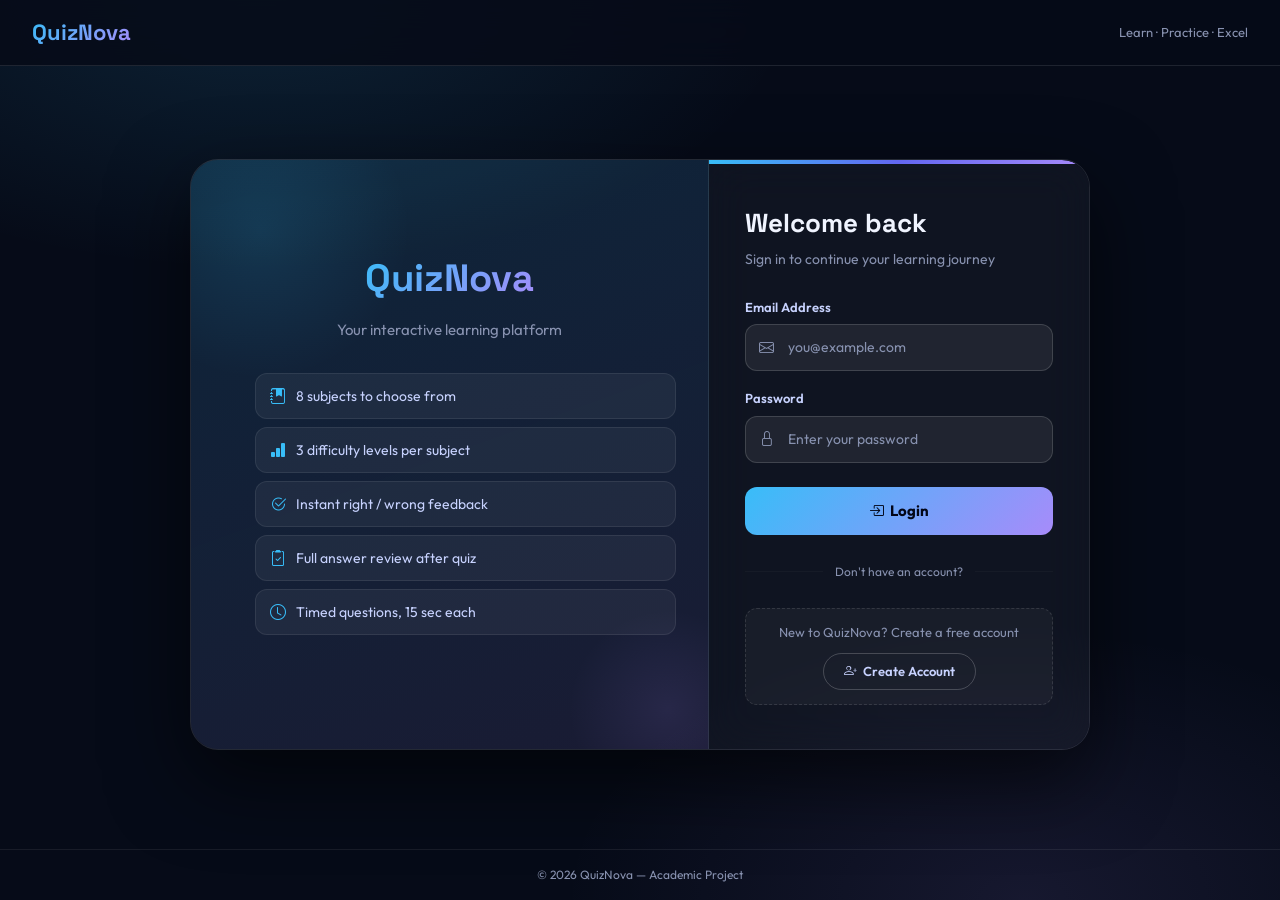
<file: QuizNova/index.html>
<!DOCTYPE html>
<html lang="en">
<head>
  <meta charset="UTF-8">
  <meta name="viewport" content="width=device-width, initial-scale=1.0">
  <title>Login | QuizNova</title>

  <link href="https://cdn.jsdelivr.net/npm/bootstrap@5.3.2/dist/css/bootstrap.min.css" rel="stylesheet">
  <link href="https://cdn.jsdelivr.net/npm/bootstrap-icons/font/bootstrap-icons.css" rel="stylesheet">
  <link href="https://fonts.googleapis.com/css2?family=Space+Grotesk:wght@600;700;800&family=Outfit:wght@300;400;500;600&display=swap" rel="stylesheet">

  <script src="https://code.jquery.com/jquery-3.7.1.min.js"></script>

  <style>

    * { box-sizing: border-box; margin: 0; padding: 0; }

    body {
      min-height: 100vh;
      font-family: 'Outfit', sans-serif;
      color: #f0f4ff;
      display: flex;
      flex-direction: column;

      /* Background */
      background: #060b18;
      background-image:
        radial-gradient(ellipse 70% 50% at 20% 0%, rgba(56,189,248,0.13) 0%, transparent 60%),
        radial-gradient(ellipse 60% 50% at 80% 100%, rgba(167,139,250,0.10) 0%, transparent 60%);
    }

    /* ─── Navbar ─── */
    .top-nav {
      position: fixed;
      top: 0; left: 0; right: 0;
      z-index: 100;
      padding: 16px 32px;
      display: flex;
      justify-content: space-between;
      align-items: center;
      background: rgba(6,11,24,0.85);
      backdrop-filter: blur(16px);
      border-bottom: 1px solid rgba(255,255,255,0.10);
    }

    .nav-brand {
      font-family: 'Space Grotesk', sans-serif;
      font-size: 22px;
      font-weight: 800;
      background: linear-gradient(135deg, #38bdf8, #a78bfa);
      -webkit-background-clip: text;
      -webkit-text-fill-color: transparent;
      background-clip: text;
    }

    .nav-tagline {
      font-size: 13px;
      color: #8892b0;
    }

    /* ─── Page Layout ─── */
    .page-body {
      flex: 1;
      display: flex;
      align-items: center;
      justify-content: center;
      padding: 100px 20px 40px;
    }

    /* ─── Two-column wrapper ─── */
    .login-wrapper {
      display: flex;
      width: 100%;
      max-width: 900px;
      min-height: 540px;
      border-radius: 28px;
      overflow: hidden;
      border: 1px solid rgba(255,255,255,0.12);
      box-shadow: 0 30px 80px rgba(0,0,0,0.6);
    }

    /* ─── Left panel (illustration side) ─── */
    .left-panel {
      flex: 1;
      background: linear-gradient(160deg, rgba(56,189,248,0.15), rgba(167,139,250,0.12));
      border-right: 1px solid rgba(255,255,255,0.10);
      display: flex;
      flex-direction: column;
      align-items: center;
      justify-content: center;
      padding: 40px 32px;
      text-align: center;
      position: relative;
      overflow: hidden;
    }

    .left-panel::before {
      content: '';
      position: absolute;
      width: 300px; height: 300px;
      border-radius: 50%;
      background: radial-gradient(circle, rgba(56,189,248,0.12) 0%, transparent 70%);
      top: -80px; left: -80px;
    }

    .left-panel::after {
      content: '';
      position: absolute;
      width: 200px; height: 200px;
      border-radius: 50%;
      background: radial-gradient(circle, rgba(167,139,250,0.10) 0%, transparent 70%);
      bottom: -60px; right: -60px;
    }

    .left-logo {
      font-family: 'Space Grotesk', sans-serif;
      font-size: 38px;
      font-weight: 800;
      background: linear-gradient(135deg, #38bdf8, #a78bfa);
      -webkit-background-clip: text;
      -webkit-text-fill-color: transparent;
      background-clip: text;
      margin-bottom: 12px;
      position: relative; z-index: 1;
    }

    .left-tagline {
      font-size: 15px;
      color: #8892b0;
      margin-bottom: 32px;
      position: relative; z-index: 1;
    }

    .feature-list {
      list-style: none;
      width: 100%;
      position: relative; z-index: 1;
    }

    .feature-list li {
      display: flex;
      align-items: center;
      gap: 10px;
      padding: 10px 14px;
      margin-bottom: 8px;
      background: rgba(255,255,255,0.05);
      border: 1px solid rgba(255,255,255,0.08);
      border-radius: 12px;
      font-size: 14px;
      color: #c7d2fe;
      text-align: left;
    }

    .feature-list li i {
      font-size: 16px;
      color: #38bdf8;
      flex-shrink: 0;
    }

    /* ─── Right panel (form side) ─── */
    .right-panel {
      width: 380px;
      flex-shrink: 0;
      background: rgba(255,255,255,0.04);
      backdrop-filter: blur(20px);
      padding: 44px 36px;
      display: flex;
      flex-direction: column;
      justify-content: center;
      position: relative;
    }

    .right-panel::before {
      content: '';
      position: absolute;
      top: 0; left: 0; right: 0;
      height: 4px;
      background: linear-gradient(90deg, #38bdf8, #6366f1, #a78bfa);
    }

    /* ─── Form heading ─── */
    .form-heading {
      font-family: 'Space Grotesk', sans-serif;
      font-size: 26px;
      font-weight: 700;
      color: #f0f4ff;
      margin-bottom: 6px;
    }

    .form-subtext {
      font-size: 14px;
      color: #8892b0;
      margin-bottom: 28px;
    }

    /* ─── Field group ─── */
    .field-group {
      margin-bottom: 18px;
    }

    .field-label {
      display: block;
      font-size: 13px;
      font-weight: 600;
      color: #c7d2fe;
      margin-bottom: 7px;
    }

    .field-input-wrap {
      position: relative;
    }

    .field-icon {
      position: absolute;
      left: 14px;
      top: 50%;
      transform: translateY(-50%);
      color: #8892b0;
      font-size: 15px;
      pointer-events: none;
    }

    .field-input {
      width: 100%;
      padding: 12px 14px 12px 42px;
      background: rgba(255,255,255,0.07);
      border: 1px solid rgba(255,255,255,0.15);
      border-radius: 12px;
      color: #f0f4ff;
      font-size: 14px;
      font-family: 'Outfit', sans-serif;
      transition: border-color 0.25s, background 0.25s;
      outline: none;
    }

    .field-input::placeholder { color: #8892b0; }

    .field-input:focus {
      border-color: #38bdf8;
      background: rgba(56,189,248,0.07);
      box-shadow: 0 0 0 3px rgba(56,189,248,0.18);
    }

    /* ─── Error message ─── */
    .error-msg {
      display: none;
      font-size: 12px;
      color: #f87171;
      margin-top: 5px;
      padding-left: 4px;
    }

    .error-msg i { margin-right: 4px; }

    /* ─── Login button ─── */
    .login-btn {
      width: 100%;
      padding: 13px;
      margin-top: 6px;
      background: linear-gradient(135deg, #38bdf8, #a78bfa);
      border: none;
      border-radius: 12px;
      color: #020617;
      font-size: 15px;
      font-weight: 700;
      font-family: 'Outfit', sans-serif;
      cursor: pointer;
      transition: transform 0.25s, box-shadow 0.25s, opacity 0.25s;
    }

    .login-btn:hover {
      transform: translateY(-2px);
      box-shadow: 0 10px 30px rgba(56,189,248,0.4);
    }

    .login-btn:active { transform: scale(0.98); }

    /* ─── Divider ─── */
    .or-divider {
      display: flex;
      align-items: center;
      gap: 12px;
      margin: 20px 0;
    }

    .or-divider hr {
      flex: 1;
      border-color: rgba(255,255,255,0.10);
    }

    .or-divider span {
      font-size: 12px;
      color: #8892b0;
      white-space: nowrap;
    }

    /* ─── Signup strip ─── */
    .signup-strip {
      background: rgba(255,255,255,0.04);
      border: 1px dashed rgba(255,255,255,0.12);
      border-radius: 12px;
      padding: 14px 16px;
      text-align: center;
      transition: 0.3s;
    }

    .signup-strip:hover {
      background: rgba(56,189,248,0.05);
      border-color: rgba(56,189,248,0.25);
    }

    .signup-strip p {
      font-size: 13px;
      color: #8892b0;
      margin-bottom: 10px;
    }

    .signup-link {
      display: inline-flex;
      align-items: center;
      gap: 6px;
      padding: 8px 20px;
      border: 1px solid rgba(255,255,255,0.20);
      border-radius: 50px;
      color: #c7d2fe;
      font-size: 13px;
      font-weight: 600;
      text-decoration: none;
      transition: 0.25s;
    }

    .signup-link:hover {
      background: rgba(167,139,250,0.15);
      border-color: #a78bfa;
      color: #f0f4ff;
    }

    /* ─── Shake animation ─── */
    .shake { animation: shake 0.4s ease; }

    @keyframes shake {
      0%,100% { transform: translateX(0); }
      20% { transform: translateX(-8px); }
      40% { transform: translateX(8px); }
      60% { transform: translateX(-5px); }
      80% { transform: translateX(5px); }
    }

    /* ─── Footer ─── */
    .page-footer {
      text-align: center;
      padding: 16px;
      font-size: 12px;
      color: #8892b0;
      border-top: 1px solid rgba(255,255,255,0.07);
    }

    /* ─── Responsive: hide left panel on small screens ─── */
    @media (max-width: 700px) {
      .left-panel { display: none; }
      .right-panel { width: 100%; }
      .login-wrapper { max-width: 420px; border-radius: 24px; }
    }

  </style>
</head>
<body>

  <!-- Navbar -->
  <nav class="top-nav">
    <span class="nav-brand">QuizNova</span>
    <span class="nav-tagline">Learn · Practice · Excel</span>
  </nav>

  <!-- Main content -->
  <div class="page-body">
    <div class="login-wrapper">

      <!-- Left decorative panel -->
      <div class="left-panel">
        <div class="left-logo">QuizNova</div>
        <p class="left-tagline">Your interactive learning platform</p>

        <ul class="feature-list">
          <li>
            <i class="bi bi-journal-bookmark-fill"></i>
            8 subjects to choose from
          </li>
          <li>
            <i class="bi bi-bar-chart-fill"></i>
            3 difficulty levels per subject
          </li>
          <li>
            <i class="bi bi-check2-circle"></i>
            Instant right / wrong feedback
          </li>
          <li>
            <i class="bi bi-clipboard2-check"></i>
            Full answer review after quiz
          </li>
          <li>
            <i class="bi bi-clock"></i>
            Timed questions, 15 sec each
          </li>
        </ul>
      </div>

      <!-- Right form panel -->
      <div class="right-panel" id="loginCard">

        <div class="form-heading">Welcome back</div>
        <p class="form-subtext">Sign in to continue your learning journey</p>

        <!-- Email field -->
        <div class="field-group">
          <label class="field-label" for="emailInput">Email Address</label>
          <div class="field-input-wrap">
            <i class="bi bi-envelope field-icon"></i>
            <input type="email" id="emailInput" class="field-input" placeholder="you@example.com">
          </div>
          <div class="error-msg" id="emailError">
            <i class="bi bi-exclamation-circle"></i>Please enter a valid email address
          </div>
        </div>

        <!-- Password field -->
        <div class="field-group">
          <label class="field-label" for="passwordInput">Password</label>
          <div class="field-input-wrap">
            <i class="bi bi-lock field-icon"></i>
            <input type="password" id="passwordInput" class="field-input" placeholder="Enter your password">
          </div>
          <div class="error-msg" id="passError">
            <i class="bi bi-exclamation-circle"></i>Password cannot be empty
          </div>
        </div>

        <!-- Login button -->
        <button class="login-btn" id="loginBtn">
          <i class="bi bi-box-arrow-in-right" style="margin-right:6px;"></i>Login
        </button>

        <!-- Divider -->
        <div class="or-divider">
          <hr><span>Don't have an account?</span><hr>
        </div>

        <!-- Signup strip -->
        <div class="signup-strip">
          <p>New to QuizNova? Create a free account</p>
          <a href="signup.html" class="signup-link">
            <i class="bi bi-person-plus"></i> Create Account
          </a>
        </div>

      </div>

    </div>
  </div>

  <!-- Footer -->
  <footer class="page-footer">
    © 2026 QuizNova — Academic Project
  </footer>

  <script>
    $(document).ready(function () {

      // Hide and fade in the card nicely
      $("#loginCard").hide().fadeIn(700);

      // Login button click
      $("#loginBtn").click(function () {
        doLogin();
      });

      // Allow pressing Enter to login
      $("#emailInput, #passwordInput").keypress(function (e) {
        if (e.which === 13) doLogin();
      });

      function doLogin() {

        var email = $("#emailInput").val().trim();
        var password = $("#passwordInput").val().trim();
        var isValid = true;

        // Hide all errors first
        $(".error-msg").hide();
        $("#loginCard").removeClass("shake");

        // Validate email
        var emailPattern = /^[^\s]+@[^\s]+\.[a-z]{2,}$/i;
        if (email === "" || !emailPattern.test(email)) {
          $("#emailError").fadeIn();
          isValid = false;
        }

        // Validate password
        if (password === "") {
          $("#passError").fadeIn();
          isValid = false;
        }

        // If something is wrong, shake the card
        if (!isValid) {
          $("#loginCard").addClass("shake");
          return;
        }

        // Save user email to localStorage
        localStorage.setItem("quizUser", email);

        // Fade out and redirect
        $("#loginCard").fadeOut(350, function () {
          window.location.href = "welcome.html";
        });

      }

    });
  </script>

</body>
</html>
</file>
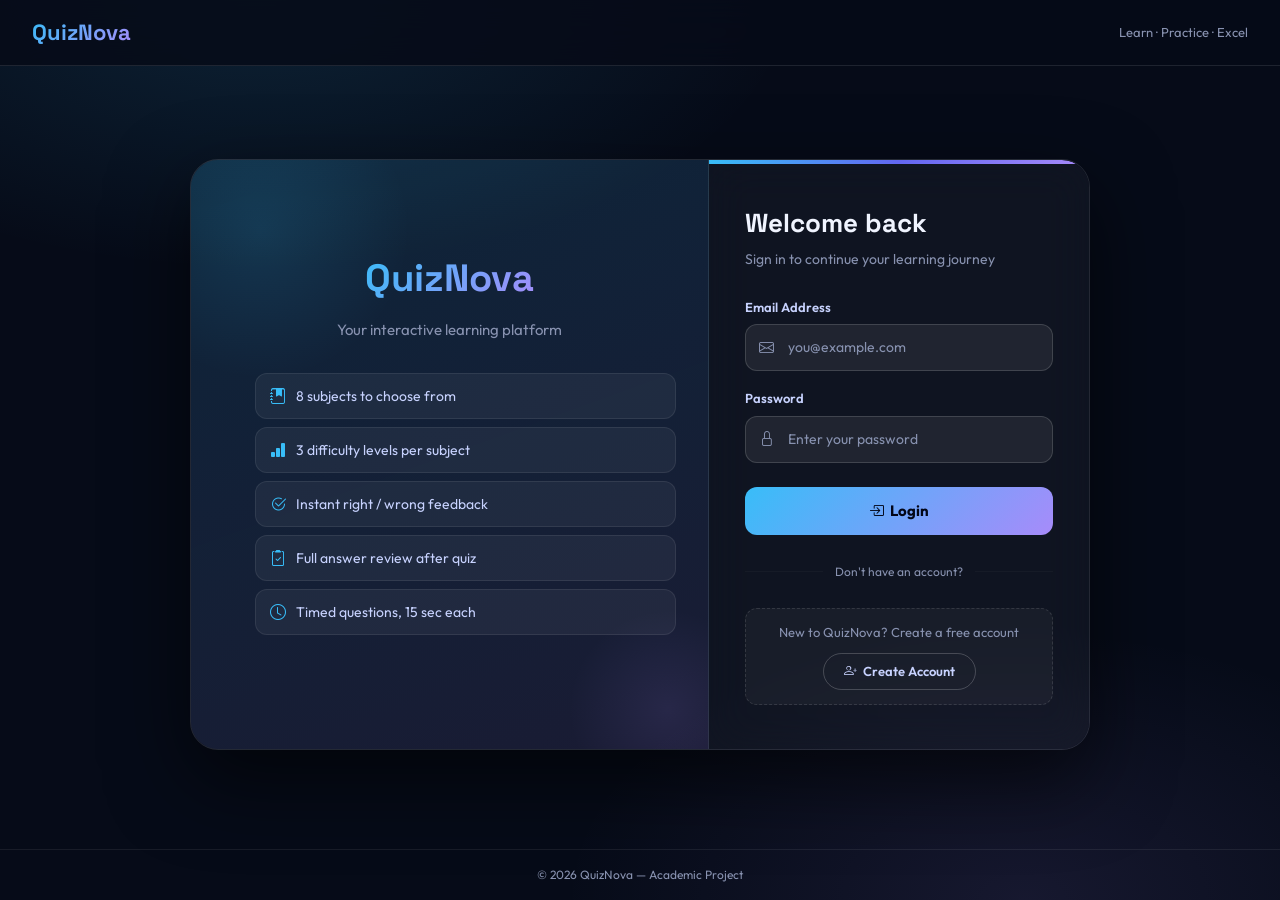
<file: QuizNova/instructions.html>
<!DOCTYPE html>
<html lang="en">
<head>
<meta charset="UTF-8">
<meta name="viewport" content="width=device-width, initial-scale=1.0">
<title>Instructions | QuizNova</title>
<link href="https://cdn.jsdelivr.net/npm/bootstrap@5.3.2/dist/css/bootstrap.min.css" rel="stylesheet">
<link href="https://cdn.jsdelivr.net/npm/bootstrap-icons/font/bootstrap-icons.css" rel="stylesheet">
<link rel="stylesheet" href="css/style.css">
<script src="https://code.jquery.com/jquery-3.7.1.min.js"></script>
<style>
  .ins-item {
    display: flex; align-items: flex-start; gap: 14px;
    padding: 14px 0;
    border-bottom: 1px solid rgba(255,255,255,0.06);
  }
  .ins-item:last-child { border-bottom: none; }
  .ins-icon {
    width: 36px; height: 36px; border-radius: 10px;
    background: linear-gradient(135deg, rgba(56,189,248,0.2), rgba(167,139,250,0.2));
    border: 1px solid rgba(56,189,248,0.25);
    display: flex; align-items: center; justify-content: center;
    flex-shrink: 0; font-size: 16px;
  }
  .ins-icon i { color: #38bdf8 !important; }
  .ins-text { font-size: 14px; line-height: 1.5; padding-top: 2px; }

  .agree-box {
    background: rgba(255,255,255,0.04);
    border: 1px solid rgba(255,255,255,0.12);
    border-radius: 14px;
    padding: 14px 18px;
    display: flex; align-items: center; gap: 12px;
    cursor: pointer;
    transition: 0.3s;
  }
  .agree-box:hover { background: rgba(56,189,248,0.06); border-color: rgba(56,189,248,0.3); }
  .agree-box input { width: 18px; height: 18px; cursor: pointer; accent-color: #38bdf8; }
  .agree-box label { cursor: pointer; font-size: 14px; margin: 0; }

  .diff-tag {
    display: inline-flex; align-items: center; gap: 5px;
    padding: 3px 10px; border-radius: 50px;
    font-size: 12px; font-weight: 700;
  }
  .tag-easy { background: rgba(34,197,94,0.15); color: #22c55e !important; border: 1px solid rgba(34,197,94,0.3); }
  .tag-medium { background: rgba(245,158,11,0.15); color: #f59e0b !important; border: 1px solid rgba(245,158,11,0.3); }
  .tag-hard { background: rgba(239,68,68,0.12); color: #ef4444 !important; border: 1px solid rgba(239,68,68,0.3); }

  .info-chips {
    display: flex; gap: 10px; flex-wrap: wrap; justify-content: center;
    margin-bottom: 24px;
  }
  .chip {
    display: flex; align-items: center; gap: 6px;
    background: rgba(255,255,255,0.05);
    border: 1px solid rgba(255,255,255,0.10);
    border-radius: 50px; padding: 6px 14px;
    font-size: 13px;
  }
  .chip i { color: #38bdf8 !important; }
</style>
</head>
<body>

<nav class="navbar fixed-top">
  <div class="container d-flex justify-content-between">
    <span class="brand">QuizNova</span>
    <span class="text-muted" style="font-size:13px;">Instructions</span>
  </div>
</nav>
<div style="height:90px"></div>

<div class="container fade-in pb-5">
  <div class="row justify-content-center">
    <div class="col-lg-7 col-md-9">
      <div class="card p-4 p-md-5">

        <div class="text-center mb-4">
          <div class="icon mb-3">
            <i class="bi bi-info-circle"></i>
          </div>
          <h2 id="subjectTitle" class="fw-bold">Quiz Instructions</h2>
          <p class="text-muted mb-3">Please read carefully before starting</p>

          <div class="info-chips">
            <div class="chip"><i class="bi bi-person"></i><span id="userName"></span></div>
            <div class="chip"><i class="bi bi-journal-bookmark"></i><span id="subjectName"></span></div>
            <div id="diffChip" class="diff-tag"></div>
          </div>
        </div>

        <div class="mb-4">
          <div class="ins-item">
            <div class="ins-icon"><i class="bi bi-question-circle-fill"></i></div>
            <div class="ins-text"><strong>10 questions</strong> — each carrying 1 mark</div>
          </div>
          <div class="ins-item">
            <div class="ins-icon"><i class="bi bi-clock-fill"></i></div>
            <div class="ins-text"><strong>15 seconds</strong> per question — auto-advances when time runs out</div>
          </div>
          <div class="ins-item">
            <div class="ins-icon"><i class="bi bi-check2-circle"></i></div>
            <div class="ins-text"><strong>One correct answer</strong> per question — no negative marking</div>
          </div>
          <div class="ins-item">
            <div class="ins-icon"><i class="bi bi-palette-fill"></i></div>
            <div class="ins-text"><strong>Green</strong> = correct answer · <strong>Red</strong> = wrong answer · shown instantly</div>
          </div>
          <div class="ins-item">
            <div class="ins-icon"><i class="bi bi-clipboard-check-fill"></i></div>
            <div class="ins-text"><strong>Answer review</strong> available on result page — see all Q&amp;A after quiz</div>
          </div>
          <div class="ins-item">
            <div class="ins-icon"><i class="bi bi-arrow-left-right"></i></div>
            <div class="ins-text">You can navigate <strong>previous/next</strong> — answered questions are saved</div>
          </div>
          <div class="ins-item">
            <div class="ins-icon"><i class="bi bi-shield-x"></i></div>
            <div class="ins-text"><strong>Do not refresh</strong> — progress will be lost</div>
          </div>
        </div>

        <div class="agree-box mb-4">
          <input type="checkbox" id="agreeCheck">
          <label for="agreeCheck">I have read and agree to the instructions above</label>
        </div>

        <div class="d-flex gap-3">
          <button id="backBtn" class="btn btn-outline-light flex-1" style="flex:1;">
            <i class="bi bi-arrow-left me-2"></i>Back
          </button>
          <button id="startBtn" class="btn btn-primary flex-1" style="flex:1; opacity:0.5;" disabled>
            <i class="bi bi-play-circle me-2"></i>Start Quiz
          </button>
        </div>

      </div>
    </div>
  </div>
</div>

<footer class="mt-5">
  <div class="container py-4 text-center">© 2026 QuizNova</div>
</footer>

<script>
$(document).ready(function(){
  var user = localStorage.getItem("quizUser");
  var subject = localStorage.getItem("quizSubject");
  var diff = localStorage.getItem("quizDifficulty") || "easy";

  if(!user || !subject){ window.location.href = "index.html"; return; }

  var name = user.split("@")[0];
  $("#userName").text(name.charAt(0).toUpperCase() + name.slice(1));
  $("#subjectName").text(subject);
  $("#subjectTitle").text(subject + " Quiz");

  var diffMap = {
    easy: { cls: "tag-easy", icon: "😊", label: "Easy" },
    medium: { cls: "tag-medium", icon: "⚡", label: "Medium" },
    hard: { cls: "tag-hard", icon: "🔥", label: "Hard" }
  };
  var d = diffMap[diff] || diffMap.easy;
  $("#diffChip").addClass(d.cls).html(d.icon + " " + d.label);

  $("#agreeCheck").change(function(){
    if(this.checked){
      $("#startBtn").prop("disabled",false).css("opacity","1");
    } else {
      $("#startBtn").prop("disabled",true).css("opacity","0.5");
    }
  });

  $("#backBtn").click(function(){ window.location.href = "subject.html"; });
  $("#startBtn").click(function(){ window.location.href = "question.html"; });
});
</script>
</body>
</html>
</file>
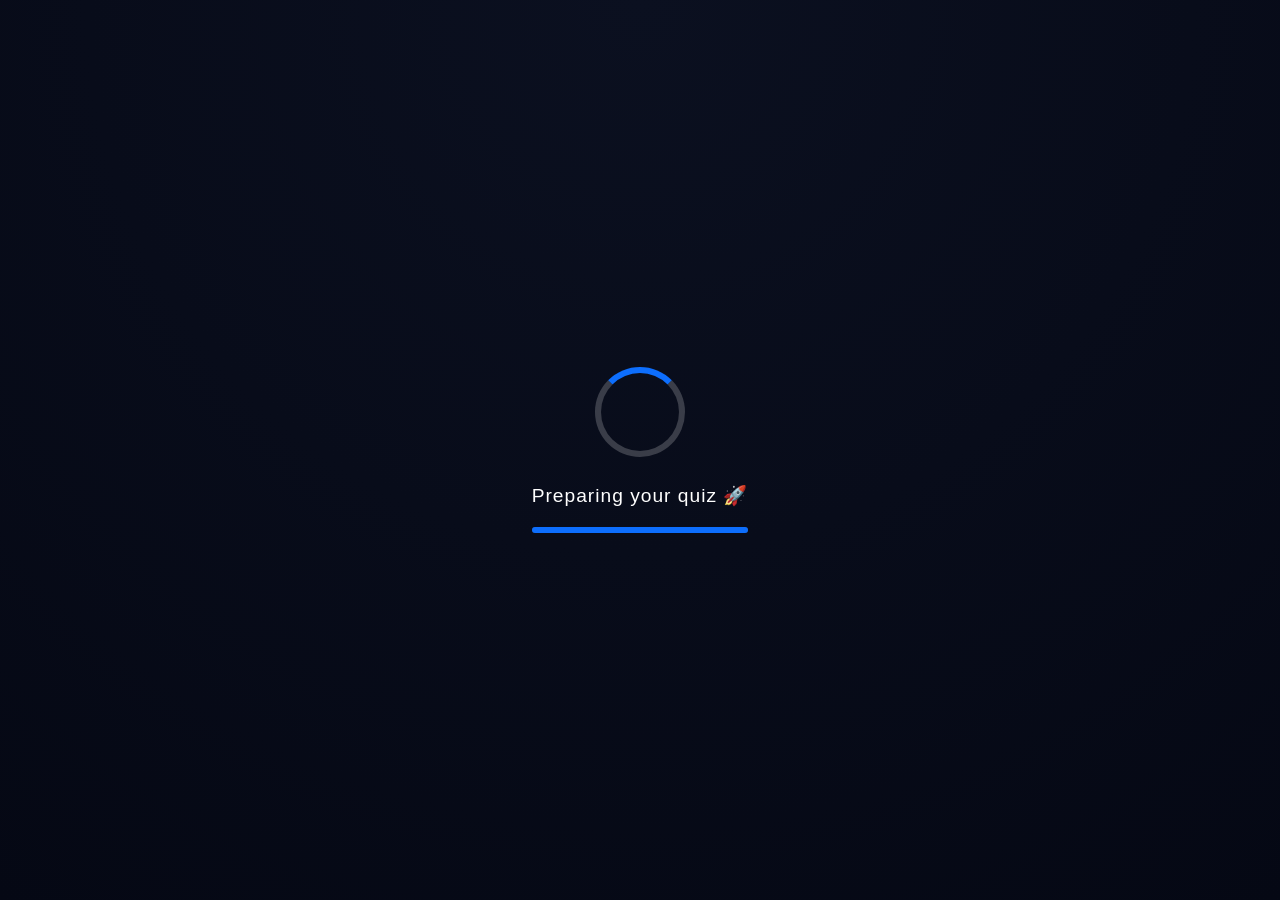
<file: QuizNova/loader.html>
<!DOCTYPE html>
<html lang="en">
<head>
  <meta charset="UTF-8">
  <title>Loading Quiz...</title>

  <link href="https://cdn.jsdelivr.net/npm/bootstrap@5.3.2/dist/css/bootstrap.min.css" rel="stylesheet">

  <style>
    body {
      height: 100vh;
      background: radial-gradient(circle at top, #0b1020, #050814);
      color: #fff;
      display: flex;
      align-items: center;
      justify-content: center;
      overflow: hidden;
      font-family: 'Poppins', sans-serif;
    }

    .loader-box {
      text-align: center;
    }

    .spinner {
      width: 90px;
      height: 90px;
      border: 6px solid rgba(255,255,255,0.2);
      border-top: 6px solid #0d6efd;
      border-radius: 50%;
      animation: spin 1s linear infinite;
      margin: auto;
    }

    @keyframes spin {
      100% { transform: rotate(360deg); }
    }

    .loading-text {
      margin-top: 25px;
      font-size: 1.2rem;
      letter-spacing: 1px;
      animation: blink 1.5s infinite;
    }

    @keyframes blink {
      0%, 100% { opacity: 1; }
      50% { opacity: 0.4; }
    }

    .progress {
      height: 6px;
      margin-top: 25px;
      background: rgba(255,255,255,0.1);
    }

    .progress-bar {
      animation: load 3s linear forwards;
    }

    @keyframes load {
      from { width: 0%; }
      to { width: 100%; }
    }
  </style>
</head>
<body>

  <div class="loader-box">
    <div class="spinner"></div>

    <div class="loading-text">
      Preparing your quiz 🚀
    </div>

    <div class="progress mt-3">
      <div class="progress-bar bg-primary"></div>
    </div>
  </div>

  <script>
    
    setTimeout(() => {
      window.location.href = "question.html"; 
    }, 3000);
  </script>

</body>
</html>
</file>
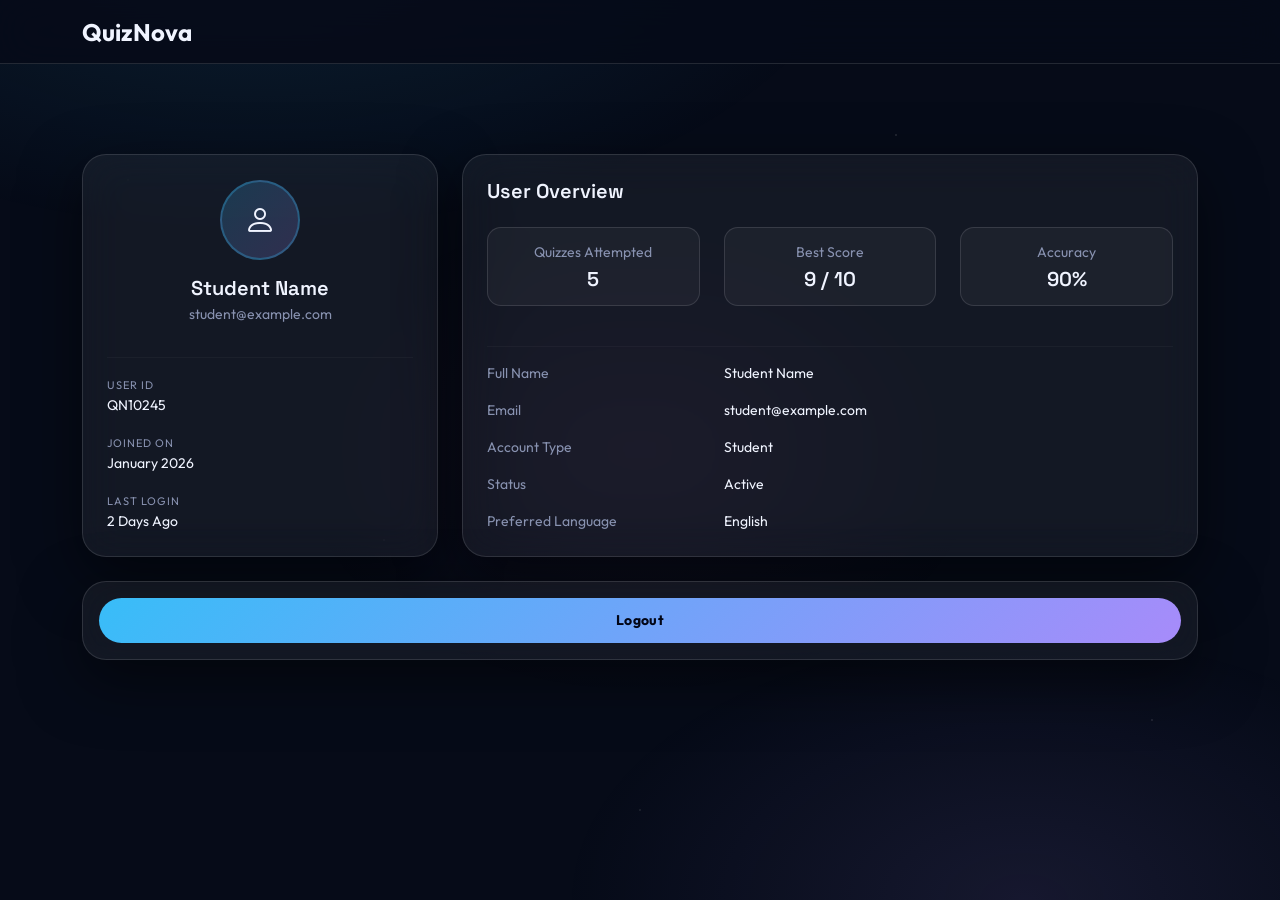
<file: QuizNova/profile.html>
<!DOCTYPE html>
<html>
<head>
  <title>Profile | QuizNova</title>

  <link href="https://cdn.jsdelivr.net/npm/bootstrap@5.3.2/dist/css/bootstrap.min.css" rel="stylesheet">
  <link href="https://cdn.jsdelivr.net/npm/bootstrap-icons/font/bootstrap-icons.css" rel="stylesheet">
  <link rel="stylesheet" href="css/style.css">
</head>

<body>

  <!-- Navbar -->
  <nav class="navbar fixed-top">
    <div class="container">
      <span class="fw-bold fs-4">QuizNova</span>
    </div>
  </nav>

  <div style="height:90px"></div>

  <div class="container fade-soft">
    <div class="row g-4">

      <!-- Left Profile Card -->
      <div class="col-lg-4">
        <div class="card p-4 text-center profile-card h-100">

          <div class="avatar-circle mb-3">
            <i class="bi bi-person"></i>
          </div>

          <h5 class="fw-semibold mb-1">Student Name</h5>
          <p class="text-muted small mb-3">student@example.com</p>

          <hr class="soft-divider">

          <div class="text-start small">
            <p class="mb-3">
              <span class="label-title">User ID</span><br>
              QN10245
            </p>

            <p class="mb-3">
              <span class="label-title">Joined On</span><br>
              January 2026
            </p>

            <p class="mb-0">
              <span class="label-title">Last Login</span><br>
              2 Days Ago
            </p>
          </div>

        </div>
      </div>

      
      <div class="col-lg-8">
        <div class="card p-4 profile-card h-100">

          <h5 class="fw-semibold mb-4">User Overview</h5>

          
          <div class="row text-center mb-4">

            <div class="col-md-4">
              <div class="stat-minimal">
                <p class="text-muted small mb-1">Quizzes Attempted</p>
                <h5 class="fw-semibold mb-0">5</h5>
              </div>
            </div>

            <div class="col-md-4">
              <div class="stat-minimal">
                <p class="text-muted small mb-1">Best Score</p>
                <h5 class="fw-semibold mb-0">9 / 10</h5>
              </div>
            </div>

            <div class="col-md-4">
              <div class="stat-minimal">
                <p class="text-muted small mb-1">Accuracy</p>
                <h5 class="fw-semibold mb-0">90%</h5>
              </div>
            </div>

          </div>

          <hr class="soft-divider">

          <!-- Details -->
          <div class="profile-details small">

            <div class="row mb-3">
              <div class="col-sm-4 text-muted">Full Name</div>
              <div class="col-sm-8">Student Name</div>
            </div>

            <div class="row mb-3">
              <div class="col-sm-4 text-muted">Email</div>
              <div class="col-sm-8">student@example.com</div>
            </div>

            <div class="row mb-3">
              <div class="col-sm-4 text-muted">Account Type</div>
              <div class="col-sm-8">Student</div>
            </div>

            <div class="row mb-3">
              <div class="col-sm-4 text-muted">Status</div>
              <div class="col-sm-8">Active</div>
            </div>

            <div class="row">
              <div class="col-sm-4 text-muted">Preferred Language</div>
              <div class="col-sm-8">English</div>
            </div>

          </div>

        </div>
      </div>

    </div>

    <!-- Logout -->
    <div class="card p-3 mt-4 text-end profile-card">
      <a href="index.html" class="btn btn-primary btn-sm px-4">Logout</a>
    </div>

  </div>

</body>
</html>
</file>
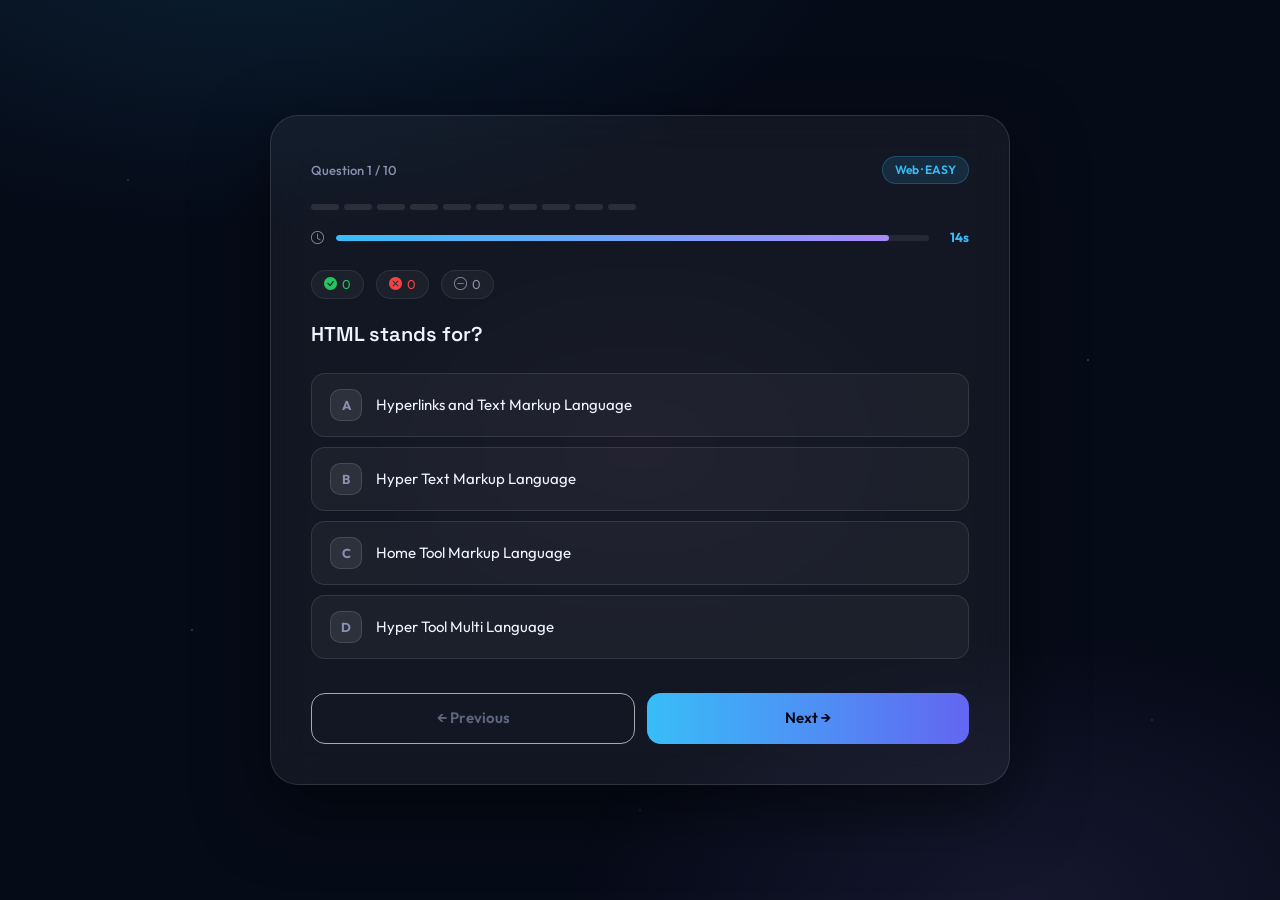
<file: QuizNova/question.html>
<!DOCTYPE html>
<html lang="en">
<head>
<meta charset="UTF-8">
<meta name="viewport" content="width=device-width, initial-scale=1.0">
<title>Quiz | QuizNova</title>
<link href="https://cdn.jsdelivr.net/npm/bootstrap@5.3.2/dist/css/bootstrap.min.css" rel="stylesheet">
<link href="https://cdn.jsdelivr.net/npm/bootstrap-icons/font/bootstrap-icons.css" rel="stylesheet">
<link rel="stylesheet" href="css/style.css">
<style>
  body {
    min-height: 100vh;
    display: flex;
    align-items: center;
    justify-content: center;
  }

  .quiz-wrapper {
    width: 100%; max-width: 780px;
    padding: 20px;
  }

  .quiz-card {
    background: rgba(255,255,255,0.05);
    backdrop-filter: blur(20px);
    border: 1px solid rgba(255,255,255,0.12);
    border-radius: 28px;
    padding: 40px;
    box-shadow: 0 25px 70px rgba(0,0,0,0.5);
    animation: cardIn 0.5s cubic-bezier(0.34,1.56,0.64,1);
  }

  @keyframes cardIn {
    from { opacity: 0; transform: translateY(30px) scale(0.97); }
    to { opacity: 1; transform: translateY(0) scale(1); }
  }

  /* Header */
  .quiz-header {
    display: flex; justify-content: space-between; align-items: center;
    margin-bottom: 20px;
  }
  #qno { font-size: 13px; color: #8892b0 !important; font-weight: 500; }
  #subjectBadge {
    font-size: 12px; font-weight: 600;
    padding: 4px 12px; border-radius: 50px;
    background: rgba(56,189,248,0.12);
    border: 1px solid rgba(56,189,248,0.25);
    color: #38bdf8 !important;
  }

  /* Progress */
  .progress-dots {
    display: flex; gap: 5px; margin-bottom: 18px; flex-wrap: wrap;
  }
  .dot {
    width: 28px; height: 6px; border-radius: 3px;
    background: rgba(255,255,255,0.1);
    transition: 0.3s;
  }
  .dot.answered-correct { background: #22c55e; }
  .dot.answered-wrong { background: #ef4444; }
  .dot.current { background: #38bdf8; box-shadow: 0 0 8px rgba(56,189,248,0.6); }

  /* Timer */
  .timer-row {
    display: flex; align-items: center; gap: 12px; margin-bottom: 22px;
  }
  .timer-bar {
    flex: 1; height: 6px;
    background: rgba(255,255,255,0.08);
    border-radius: 20px; overflow: hidden;
  }
  #timerFill {
    height: 100%; width: 100%;
    background: linear-gradient(90deg, #38bdf8, #a78bfa);
    border-radius: 20px;
    transition: width 1s linear;
  }
  #timerText {
    font-size: 13px; font-weight: 700;
    color: #38bdf8 !important; min-width: 28px;
    text-align: right;
  }

  /* Question */
  #question {
    font-size: 20px; font-weight: 600; line-height: 1.5;
    margin-bottom: 24px;
    color: #f0f4ff !important;
  }

  /* Options */
  #options { display: flex; flex-direction: column; gap: 0; }

  .option {
    display: flex; align-items: center; gap: 14px;
    padding: 15px 18px;
    border-radius: 14px;
    border: 1px solid rgba(255,255,255,0.10);
    background: rgba(255,255,255,0.04);
    cursor: pointer;
    transition: all 0.25s ease;
    margin-bottom: 10px;
  }
  .option:hover { 
    background: rgba(56,189,248,0.08); 
    transform: translateX(5px); 
    border-color: rgba(56,189,248,0.4); 
  }
  .opt-letter {
    width: 32px; height: 32px; border-radius: 10px;
    display: flex; align-items: center; justify-content: center;
    font-weight: 700; font-size: 13px;
    background: rgba(255,255,255,0.08);
    border: 1px solid rgba(255,255,255,0.12);
    color: #8892b0 !important;
    flex-shrink: 0; transition: 0.25s;
  }
  .option label { cursor: pointer; font-size: 15px; flex: 1; color: #f0f4ff !important; }
  .option input { display: none; }
  .opt-icon { font-size: 16px; flex-shrink: 0; display: none; }

  /* States */
  .option.correct {
    border: 2px solid #22c55e !important;
    background: rgba(34,197,94,0.10) !important;
    box-shadow: 0 0 20px rgba(34,197,94,0.25);
    animation: correctPop 0.4s cubic-bezier(0.34,1.56,0.64,1);
  }
  .option.correct .opt-letter { background: #22c55e; color: #020617 !important; border-color: #22c55e; }
  .option.correct .opt-icon { display: block; color: #22c55e !important; }

  .option.wrong {
    border: 2px solid #ef4444 !important;
    background: rgba(239,68,68,0.10) !important;
    box-shadow: 0 0 20px rgba(239,68,68,0.25);
    animation: wrongBounce 0.4s ease;
  }
  .option.wrong .opt-letter { background: #ef4444; color: #fff !important; border-color: #ef4444; }
  .option.wrong .opt-icon { display: block; color: #ef4444 !important; }

  @keyframes correctPop {
    0% { transform: scale(1); }
    50% { transform: scale(1.025); }
    100% { transform: scale(1); }
  }
  @keyframes wrongBounce {
    0%,100% { transform: translateX(0); }
    20% { transform: translateX(-8px); }
    40% { transform: translateX(8px); }
    60% { transform: translateX(-4px); }
    80% { transform: translateX(4px); }
  }

  /* Score tracker */
  .score-tracker {
    display: flex; gap: 12px; margin-bottom: 20px;
    font-size: 13px;
  }
  .score-item {
    display: flex; align-items: center; gap: 5px;
    background: rgba(255,255,255,0.04);
    border: 1px solid rgba(255,255,255,0.08);
    border-radius: 50px; padding: 4px 12px;
  }
  .score-item.correct-count i, .score-item.correct-count span { color: #22c55e !important; }
  .score-item.wrong-count i, .score-item.wrong-count span { color: #ef4444 !important; }
  .score-item.skip-count i, .score-item.skip-count span { color: #8892b0 !important; }

  /* Nav */
  .quiz-nav { margin-top: 24px; display: flex; gap: 12px; }
  .quiz-nav button { flex: 1; padding: 13px; border-radius: 14px; font-weight: 600; font-size: 15px; transition: 0.3s; }
  #nextBtn { background: linear-gradient(90deg, #38bdf8, #6366f1); border: none; color: #020617 !important; }
  #nextBtn:hover { transform: scale(1.03); box-shadow: 0 10px 30px rgba(56,189,248,0.4); }
</style>
</head>

<body>
<div class="quiz-wrapper">
  <div class="quiz-card">

    <!-- Header -->
    <div class="quiz-header">
      <span id="qno">Question 1 / 10</span>
      <span id="subjectBadge">Subject · Level</span>
    </div>

    <!-- Progress Dots -->
    <div class="progress-dots" id="progressDots"></div>

    <!-- Timer -->
    <div class="timer-row">
      <i class="bi bi-clock" style="color:#8892b0; font-size:13px;"></i>
      <div class="timer-bar">
        <div id="timerFill"></div>
      </div>
      <span id="timerText">15s</span>
    </div>

    <!-- Score tracker -->
    <div class="score-tracker">
      <div class="score-item correct-count">
        <i class="bi bi-check-circle-fill"></i>
        <span id="correctCount">0</span>
      </div>
      <div class="score-item wrong-count">
        <i class="bi bi-x-circle-fill"></i>
        <span id="wrongCount">0</span>
      </div>
      <div class="score-item skip-count">
        <i class="bi bi-dash-circle"></i>
        <span id="skipCount">0</span>
      </div>
    </div>

    <!-- Question -->
    <h4 id="question"></h4>

    <!-- Options -->
    <div id="options"></div>

    <!-- Nav -->
    <div class="quiz-nav">
      <button id="prevBtn" class="btn btn-outline-light">← Previous</button>
      <button id="nextBtn" class="btn">Next →</button>
    </div>

  </div>
</div>

<script src="https://code.jquery.com/jquery-3.7.1.min.js"></script>
<script src="js/quiz.js"></script>
<script>
// Extra: update progress dots and score counters after answers
var _origCheck = checkAnswer;
checkAnswer = function(selected){
  _origCheck(selected);
  updateProgressDots();
  updateScoreTracker();
};

function updateProgressDots(){
  var dots = $("#progressDots .dot");
  dots.removeClass("answered-correct answered-wrong current");
  for(var i = 0; i < questions.length; i++){
    var $dot = dots.eq(i);
    if(i === current) $dot.addClass("current");
    else if(userAnswers[i] !== null){
      if(userAnswers[i] === questions[i][5]) $dot.addClass("answered-correct");
      else $dot.addClass("answered-wrong");
    }
  }
}

function updateScoreTracker(){
  var correct = 0, wrong = 0, skipped = 0;
  userAnswers.forEach(function(ans, i){
    if(ans === null) return;
    if(ans === questions[i][5]) correct++;
    else wrong++;
  });
  skipped = questions.length - userAnswers.filter(a=>a!==null).length;
  $("#correctCount").text(correct);
  $("#wrongCount").text(wrong);
  $("#skipCount").text(skipped);
}

// Init dots
$(document).ready(function(){
  for(var i = 0; i < 10; i++){
    $("#progressDots").append('<div class="dot"></div>');
  }
  updateProgressDots();
});

// Override loadQuestion to update dots
var _origLoad = loadQuestion;
loadQuestion = function(){
  _origLoad();
  setTimeout(updateProgressDots, 50);
  updateScoreTracker();
};
</script>
</body>
</html>
</file>
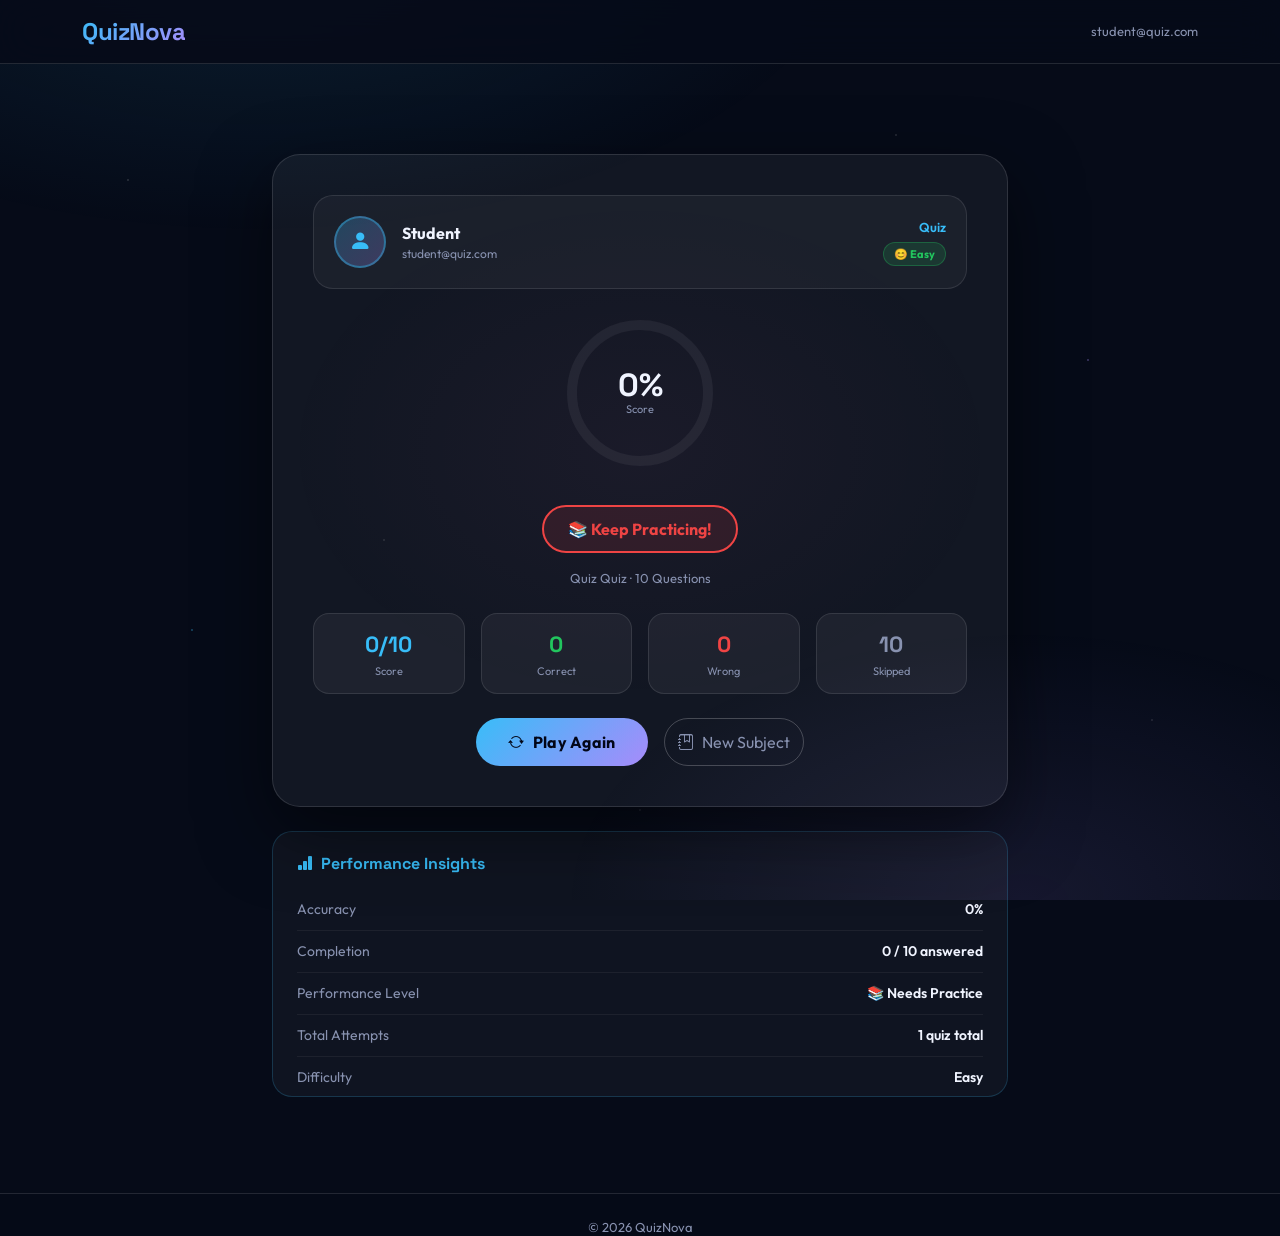
<file: QuizNova/result.html>
<!DOCTYPE html>
<html lang="en">
<head>
<meta charset="UTF-8">
<meta name="viewport" content="width=device-width, initial-scale=1.0">
<title>Quiz Result | QuizNova</title>
<link href="https://cdn.jsdelivr.net/npm/bootstrap@5.3.2/dist/css/bootstrap.min.css" rel="stylesheet">
<link href="https://cdn.jsdelivr.net/npm/bootstrap-icons/font/bootstrap-icons.css" rel="stylesheet">
<link rel="stylesheet" href="css/style.css">
<script src="https://code.jquery.com/jquery-3.7.1.min.js"></script>
<style>
  /* Result card */
  .result-card {
    background: rgba(255,255,255,0.05);
    backdrop-filter: blur(20px);
    border-radius: 28px;
    border: 1px solid rgba(255,255,255,0.12);
    padding: 40px;
    box-shadow: 0 25px 70px rgba(0,0,0,0.5);
  }

  /* Score circle */
  .score-circle-wrap {
    position: relative;
    width: 160px; height: 160px;
    margin: auto;
  }
  .score-circle-wrap svg {
    transform: rotate(-90deg);
  }
  .score-circle-inner {
    position: absolute;
    inset: 0; display: flex;
    flex-direction: column;
    align-items: center; justify-content: center;
  }
  .score-circle-inner .pct {
    font-size: 32px; font-weight: 800;
    font-family: 'Space Grotesk', sans-serif;
    line-height: 1;
  }
  .score-circle-inner .score-label { font-size: 11px; color: #8892b0 !important; }

  /* Stats row */
  .stat-pill {
    background: rgba(255,255,255,0.05);
    border: 1px solid rgba(255,255,255,0.10);
    border-radius: 16px;
    padding: 14px;
    text-align: center;
    transition: 0.3s;
  }
  .stat-pill:hover { background: rgba(255,255,255,0.08); transform: translateY(-3px); }
  .stat-pill .val { font-size: 22px; font-weight: 800; font-family: 'Space Grotesk',sans-serif; }
  .stat-pill .lbl { font-size: 11px; color: #8892b0 !important; margin-top: 2px; }

  /* Message badge */
  .result-badge {
    display: inline-flex; align-items: center; gap: 8px;
    padding: 10px 24px; border-radius: 50px;
    font-size: 16px; font-weight: 700;
    margin: 16px auto;
  }
  .badge-excellent { background: rgba(34,197,94,0.15); border: 2px solid #22c55e; color: #22c55e !important; }
  .badge-good { background: rgba(245,158,11,0.15); border: 2px solid #f59e0b; color: #f59e0b !important; }
  .badge-practice { background: rgba(239,68,68,0.12); border: 2px solid #ef4444; color: #ef4444 !important; }

  /* Profile section */
  .profile-mini {
    background: rgba(255,255,255,0.04);
    border: 1px solid rgba(255,255,255,0.10);
    border-radius: 20px;
    padding: 20px;
    display: flex; align-items: center; gap: 16px;
  }
  .profile-mini .avatar {
    width: 52px; height: 52px; border-radius: 50%;
    background: linear-gradient(135deg, rgba(56,189,248,0.25), rgba(167,139,250,0.25));
    border: 2px solid rgba(56,189,248,0.4);
    display: flex; align-items: center; justify-content: center;
    font-size: 22px; flex-shrink: 0;
  }
  .profile-mini .avatar i { color: #38bdf8 !important; }
  .profile-mini .user-info { flex: 1; }
  .profile-mini .user-name { font-weight: 700; font-size: 16px; }
  .profile-mini .user-email { font-size: 12px; color: #8892b0 !important; }

  .diff-badge {
    display: inline-flex; align-items: center; gap: 5px;
    padding: 3px 10px; border-radius: 50px;
    font-size: 11px; font-weight: 700;
  }
  .diff-easy { background: rgba(34,197,94,0.15); color: #22c55e !important; border: 1px solid rgba(34,197,94,0.3); }
  .diff-medium { background: rgba(245,158,11,0.15); color: #f59e0b !important; border: 1px solid rgba(245,158,11,0.3); }
  .diff-hard { background: rgba(239,68,68,0.12); color: #ef4444 !important; border: 1px solid rgba(239,68,68,0.3); }

  /* Review section */
  .review-section {
    margin-top: 30px;
  }
  .review-section h5 {
    font-size: 18px; font-weight: 700; margin-bottom: 16px;
    display: flex; align-items: center; gap: 8px;
  }

  .review-item {
    background: rgba(255,255,255,0.04);
    border: 1px solid rgba(255,255,255,0.08);
    border-radius: 18px;
    padding: 20px;
    margin-bottom: 14px;
    transition: 0.3s;
    animation: slideUp 0.4s ease both;
  }
  @keyframes slideUp {
    from { opacity: 0; transform: translateY(12px); }
    to { opacity: 1; transform: translateY(0); }
  }

  .review-item.correct-q { border-color: rgba(34,197,94,0.3); background: rgba(34,197,94,0.04); }
  .review-item.wrong-q { border-color: rgba(239,68,68,0.3); background: rgba(239,68,68,0.04); }
  .review-item.skipped-q { border-color: rgba(138,145,176,0.3); }

  .q-header {
    display: flex; justify-content: space-between; align-items: flex-start;
    margin-bottom: 12px; gap: 12px;
  }
  .q-num {
    font-size: 11px; font-weight: 700;
    padding: 2px 10px; border-radius: 50px;
    background: rgba(255,255,255,0.08);
    color: #8892b0 !important; flex-shrink: 0;
  }
  .q-text { font-size: 15px; font-weight: 600; flex: 1; }
  .q-status-icon { font-size: 18px; flex-shrink: 0; }

  .review-options { display: grid; grid-template-columns: 1fr 1fr; gap: 8px; }
  @media(max-width:576px){ .review-options { grid-template-columns: 1fr; } }

  .rev-opt {
    display: flex; align-items: center; gap: 10px;
    padding: 10px 14px; border-radius: 12px;
    border: 1px solid rgba(255,255,255,0.08);
    background: rgba(255,255,255,0.03);
    font-size: 13px;
    transition: 0.2s;
  }
  .rev-opt .opt-ltr {
    width: 26px; height: 26px; border-radius: 8px;
    display: flex; align-items: center; justify-content: center;
    font-size: 11px; font-weight: 700;
    background: rgba(255,255,255,0.08);
    color: #8892b0 !important; flex-shrink: 0;
  }
  .rev-opt span { color: #c7d2fe !important; }

  .rev-opt.is-correct {
    border-color: rgba(34,197,94,0.4);
    background: rgba(34,197,94,0.08);
  }
  .rev-opt.is-correct .opt-ltr { background: #22c55e; color: #020617 !important; }
  .rev-opt.is-correct span { color: #f0f4ff !important; }

  .rev-opt.is-wrong {
    border-color: rgba(239,68,68,0.4);
    background: rgba(239,68,68,0.08);
  }
  .rev-opt.is-wrong .opt-ltr { background: #ef4444; color: #fff !important; }

  .rev-opt.is-skipped-correct {
    border-color: rgba(34,197,94,0.3);
    background: rgba(34,197,94,0.05);
  }

  .skipped-label {
    font-size: 12px; color: #8892b0 !important;
    background: rgba(255,255,255,0.05);
    padding: 4px 12px; border-radius: 50px;
    display: inline-block; margin-top: 10px;
  }

  /* Insights */
  .insight-box {
    background: rgba(255,255,255,0.04);
    border: 1px solid rgba(56,189,248,0.2);
    border-radius: 20px;
    padding: 24px;
    margin-top: 24px;
  }
  .insight-row {
    display: flex; justify-content: space-between; align-items: center;
    padding: 10px 0; border-bottom: 1px solid rgba(255,255,255,0.06);
    font-size: 14px;
  }
  .insight-row:last-child { border-bottom: none; }
  .insight-row .il { color: #8892b0 !important; }
  .insight-row .iv { font-weight: 600; color: #f0f4ff !important; }

  /* Action buttons */
  .action-btn { min-width: 140px; }
</style>
</head>

<body>
<!-- Navbar -->
<nav class="navbar fixed-top">
  <div class="container d-flex justify-content-between align-items-center">
    <span class="brand">QuizNova</span>
    <span id="userNavBadge" class="text-muted" style="font-size:13px;"></span>
  </div>
</nav>

<div style="height:90px"></div>

<div class="container pb-5 fade-in">
  <div class="row justify-content-center">
    <div class="col-lg-9 col-xl-8">

      <!-- Result Card -->
      <div class="result-card mb-4">

        <!-- Profile Mini -->
        <div class="profile-mini mb-4">
          <div class="avatar"><i class="bi bi-person-fill"></i></div>
          <div class="user-info">
            <div class="user-name" id="profileName">Student</div>
            <div class="user-email" id="profileEmail">student@email.com</div>
          </div>
          <div class="text-end">
            <div id="subjectBadgeResult" style="font-size:13px; color:#38bdf8 !important; font-weight:600;"></div>
            <div id="diffBadgeResult" class="diff-badge mt-1"></div>
          </div>
        </div>

        <!-- Score Circle -->
        <div class="text-center mb-4">
          <div class="score-circle-wrap mb-3">
            <svg width="160" height="160" viewBox="0 0 160 160">
              <circle cx="80" cy="80" r="68" fill="none" stroke="rgba(255,255,255,0.06)" stroke-width="10"/>
              <circle id="scoreArc" cx="80" cy="80" r="68" fill="none" stroke-width="10"
                stroke-linecap="round"
                stroke-dasharray="427"
                stroke-dashoffset="427"
                style="transition: stroke-dashoffset 1.2s cubic-bezier(0.25,0.46,0.45,0.94);"
              />
            </svg>
            <div class="score-circle-inner">
              <div class="pct" id="pctText">0%</div>
              <div class="score-label">Score</div>
            </div>
          </div>

          <div id="resultBadge" class="result-badge"></div>
          <div id="quizTitle" style="font-size:13px; color:#8892b0 !important;"></div>
        </div>

        <!-- Stats -->
        <div class="row g-3 mb-4">
          <div class="col-6 col-md-3">
            <div class="stat-pill">
              <div class="val" id="statScore" style="color:#38bdf8 !important;">-</div>
              <div class="lbl">Score</div>
            </div>
          </div>
          <div class="col-6 col-md-3">
            <div class="stat-pill">
              <div class="val" id="statCorrect" style="color:#22c55e !important;">-</div>
              <div class="lbl">Correct</div>
            </div>
          </div>
          <div class="col-6 col-md-3">
            <div class="stat-pill">
              <div class="val" id="statWrong" style="color:#ef4444 !important;">-</div>
              <div class="lbl">Wrong</div>
            </div>
          </div>
          <div class="col-6 col-md-3">
            <div class="stat-pill">
              <div class="val" id="statSkipped" style="color:#8892b0 !important;">-</div>
              <div class="lbl">Skipped</div>
            </div>
          </div>
        </div>

        <!-- Action buttons -->
        <div class="d-flex flex-wrap justify-content-center gap-3">
          <button onclick="window.location.href='subject.html'" class="btn btn-primary action-btn">
            <i class="bi bi-arrow-repeat me-2"></i>Play Again
          </button>
          <button onclick="window.location.href='subject.html'" class="btn btn-outline-light action-btn">
            <i class="bi bi-journal-bookmark me-2"></i>New Subject
          </button>
        </div>
      </div>

      <!-- Insights -->
      <div class="insight-box" id="insightBox" style="display:none;">
        <h6 class="fw-bold mb-3" style="color:#38bdf8 !important;">
          <i class="bi bi-bar-chart-fill me-2"></i>Performance Insights
        </h6>
        <div class="insight-row">
          <span class="il">Accuracy</span>
          <span class="iv" id="insAccuracy">-</span>
        </div>
        <div class="insight-row">
          <span class="il">Completion</span>
          <span class="iv" id="insCompletion">-</span>
        </div>
        <div class="insight-row">
          <span class="il">Performance Level</span>
          <span class="iv" id="insLevel">-</span>
        </div>
        <div class="insight-row">
          <span class="il">Total Attempts</span>
          <span class="iv" id="insTotalAttempts">-</span>
        </div>
        <div class="insight-row">
          <span class="il">Difficulty</span>
          <span class="iv" id="insDifficulty">-</span>
        </div>
      </div>

      <!-- Answer Review -->
      <div class="review-section" id="reviewSection" style="display:none;">
        <div class="result-card">
          <h5>
            <i class="bi bi-clipboard2-check" style="color:#38bdf8;"></i>
            Answer Review
          </h5>
          <div id="reviewItems"></div>
        </div>
      </div>

    </div>
  </div>
</div>

<footer class="mt-5">
  <div class="container py-4 text-center">© 2026 QuizNova</div>
</footer>

<script>
$(document).ready(function(){

  // Get params
  var params = new URLSearchParams(window.location.search);
  var score = parseInt(params.get("score")) || 0;
  var total = parseInt(params.get("total")) || 10;
  var attempted = parseInt(params.get("attempted")) || 0;

  // Get stored data
  var user = localStorage.getItem("quizUser") || "student@quiz.com";
  var subject = localStorage.getItem("quizSubjectUsed") || localStorage.getItem("quizSubject") || "Quiz";
  var difficulty = localStorage.getItem("quizDifficultyUsed") || localStorage.getItem("quizDifficulty") || "easy";
  var reviewData = JSON.parse(localStorage.getItem("quizReview") || "null");

  var wrong = attempted - score;
  var skipped = total - attempted;
  var pct = total ? Math.round((score/total)*100) : 0;
  var accuracy = attempted ? Math.round((score/attempted)*100) : 0;

  // Profile
  var name = user.split("@")[0];
  var displayName = name.charAt(0).toUpperCase() + name.slice(1);
  $("#profileName").text(displayName);
  $("#profileEmail").text(user);
  $("#userNavBadge").text(user);

  // Subject/diff badges
  $("#subjectBadgeResult").text(subject);
  var diffClass = difficulty === 'easy' ? 'diff-easy' : (difficulty === 'medium' ? 'diff-medium' : 'diff-hard');
  var diffIcon = difficulty === 'easy' ? '😊' : (difficulty === 'medium' ? '⚡' : '🔥');
  $("#diffBadgeResult").addClass(diffClass).html(diffIcon + ' ' + difficulty.charAt(0).toUpperCase() + difficulty.slice(1));

  // Title
  $("#quizTitle").text(subject + " Quiz · " + total + " Questions");

  // Stats
  $("#statScore").text(score + "/" + total);
  $("#statCorrect").text(score);
  $("#statWrong").text(wrong);
  $("#statSkipped").text(skipped);
  $("#pctText").text(pct + "%");

  // Result badge
  var badge = "", badgeClass = "";
  if(pct >= 80){ badge = "🏆 Excellent Work!"; badgeClass = "badge-excellent"; }
  else if(pct >= 50){ badge = "👍 Good Job!"; badgeClass = "badge-good"; }
  else { badge = "📚 Keep Practicing!"; badgeClass = "badge-practice"; }
  $("#resultBadge").text(badge).addClass(badgeClass);

  // Animate score arc
  // circumference = 2 * PI * 68 = 427.26
  var circumference = 427;
  var offset = circumference - (pct/100)*circumference;
  var strokeColor = pct >= 80 ? "#22c55e" : (pct >= 50 ? "#f59e0b" : "#ef4444");

  setTimeout(function(){
    var arc = document.getElementById("scoreArc");
    arc.style.strokeDashoffset = offset;
    arc.setAttribute("stroke", strokeColor);
  }, 200);

  // Animate percent text
  $({n:0}).animate({n:pct},{
    duration: 1200,
    step: function(){ $("#pctText").text(Math.round(this.n)+"%"); },
    complete: function(){ $("#pctText").text(pct+"%"); }
  });

  // Insights
  var attempts = parseInt(localStorage.getItem("quizAttempts") || 0) + 1;
  localStorage.setItem("quizAttempts", attempts);

  setTimeout(function(){
    $("#insAccuracy").text(accuracy + "%");
    $("#insCompletion").text(attempted + " / " + total + " answered");
    $("#insDifficulty").text(difficulty.charAt(0).toUpperCase() + difficulty.slice(1));
    $("#insTotalAttempts").text(attempts + (attempts===1?" quiz":" quizzes") + " total");

    var level = accuracy >= 80 ? "🔥 High" : (accuracy >= 50 ? "👍 Medium" : "📚 Needs Practice");
    $("#insLevel").text(level);

    $("#insightBox").slideDown(600);
  }, 800);

  // Review Section
  if(reviewData && reviewData.length > 0){
    setTimeout(function(){
      buildReview(reviewData);
      $("#reviewSection").fadeIn(500);
    }, 1000);
  }

});

function buildReview(data){
  var letters = ["A","B","C","D"];
  data.forEach(function(item, idx){
    var userAns = item.userAnswer;
    var correctAns = item.correct;
    var isCorrect = userAns !== null && userAns === correctAns;
    var isSkipped = userAns === null;
    var isWrong = !isCorrect && !isSkipped;

    var itemClass = isCorrect ? "correct-q" : (isWrong ? "wrong-q" : "skipped-q");
    var statusIcon = isCorrect
      ? '<i class="bi bi-check-circle-fill" style="color:#22c55e;"></i>'
      : (isWrong ? '<i class="bi bi-x-circle-fill" style="color:#ef4444;"></i>'
                 : '<i class="bi bi-dash-circle" style="color:#8892b0;"></i>');

    var optionsHtml = '<div class="review-options mt-2">';
    item.options.forEach(function(opt, i){
      var optIdx = i + 1;
      var cls = "";
      if(optIdx === correctAns) cls = "is-correct";
      else if(optIdx === userAns && isWrong) cls = "is-wrong";
      else if(isSkipped && optIdx === correctAns) cls = "is-skipped-correct";

      optionsHtml += `<div class="rev-opt ${cls}">
        <span class="opt-ltr">${letters[i]}</span>
        <span>${opt}</span>
      </div>`;
    });
    optionsHtml += '</div>';

    var skippedHtml = isSkipped ? '<div class="skipped-label"><i class="bi bi-dash me-1"></i>Not answered</div>' : '';

    var html = `
      <div class="review-item ${itemClass}" style="animation-delay:${idx*0.05}s">
        <div class="q-header">
          <span class="q-num">Q${idx+1}</span>
          <div class="q-text">${item.question}</div>
          <span class="q-status-icon">${statusIcon}</span>
        </div>
        ${optionsHtml}
        ${skippedHtml}
      </div>`;

    $("#reviewItems").append(html);
  });
}
</script>
</body>
</html>
</file>
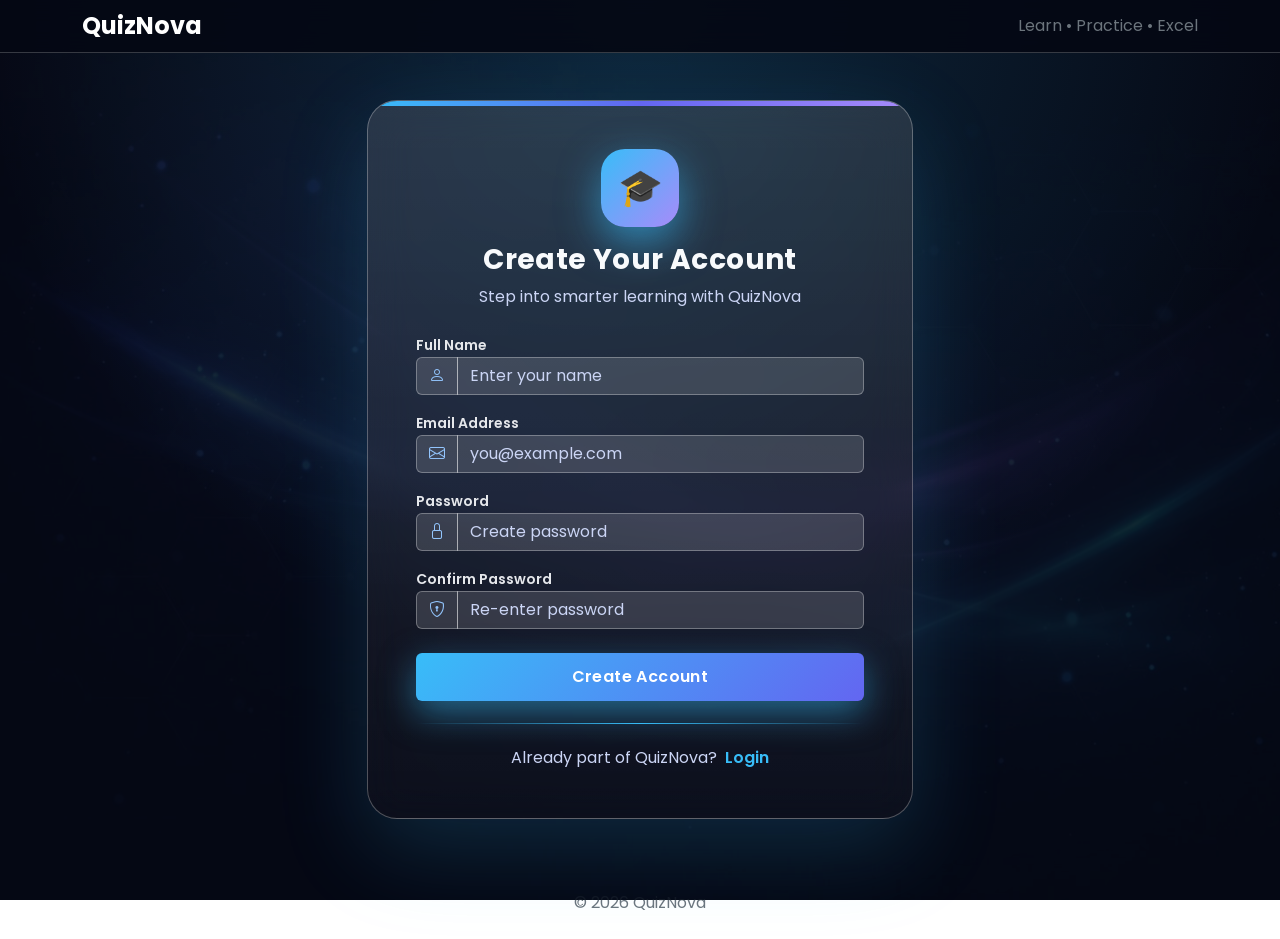
<file: QuizNova/signup.html>
<!DOCTYPE html>
<html lang="en">
<head>
<meta charset="UTF-8">
<title>Sign Up | QuizNova</title>

<link href="https://cdn.jsdelivr.net/npm/bootstrap@5.3.2/dist/css/bootstrap.min.css" rel="stylesheet">
<link href="https://cdn.jsdelivr.net/npm/bootstrap-icons/font/bootstrap-icons.css" rel="stylesheet">

<style>
@import url('https://fonts.googleapis.com/css2?family=Poppins:wght@300;400;600;700&display=swap');

*{
  font-family:'Poppins',sans-serif;
}

body{
  min-height:100vh;
  background:url('assets/images/learning-illustration.png') no-repeat center/cover fixed;
  color:#f8fafc;
  position:relative;
}

body::before{
  content:'';
  position:fixed;
  inset:0;
  background:
    radial-gradient(circle at top, rgba(56,189,248,.18), transparent 60%),
    rgba(5,8,20,.88);
  z-index:0;
}

/* Navbar */
.navbar{
  background:rgba(5,8,20,.92);
  backdrop-filter:blur(14px);
  border-bottom:1px solid rgba(255,255,255,.2);
  z-index:2;
}

/* Card */
.signup-card{
  background:linear-gradient(180deg,
    rgba(255,255,255,.12),
    rgba(255,255,255,.03));
  backdrop-filter:blur(20px);
  border-radius:30px;
  border:1px solid rgba(255,255,255,.28);
  box-shadow:0 30px 90px rgba(56,189,248,.18);
  animation:slideFade .9s ease;
  position:relative;
  z-index:1;
  overflow:hidden;
}

/* Top color strip */
.signup-card::before{
  content:'';
  position:absolute;
  top:0;
  left:0;
  width:100%;
  height:5px;
  background:linear-gradient(90deg,#38bdf8,#6366f1,#a78bfa);
}

/* Animations */
@keyframes slideFade{
  from{opacity:0; transform:translateY(40px)}
  to{opacity:1; transform:translateY(0)}
}

@keyframes popIn{
  0%{transform:scale(.6); opacity:0}
  70%{transform:scale(1.15)}
  100%{transform:scale(1); opacity:1}
}

/* Emoji icon */
.emoji-icon{
  width:78px;
  height:78px;
  border-radius:24px;
  background:linear-gradient(135deg,#38bdf8,#a78bfa);
  display:flex;
  align-items:center;
  justify-content:center;
  font-size:36px;
  color:#020617;
  margin:auto;
  box-shadow:0 15px 40px rgba(56,189,248,.6);
  animation:popIn .9s ease;
}

/* Headings */
h3{
  font-weight:700;
  letter-spacing:.4px;
}

.text-muted{
  color:#cbd5f5 !important;
}

/* Labels */
label{
  font-size:14px;
  font-weight:600;
  color:#e5e7eb;
}

/* Inputs */
.input-group-text{
  background:rgba(255,255,255,.14);
  border:1px solid rgba(255,255,255,.3);
  color:#93c5fd;
}

.form-control{
  background:rgba(255,255,255,.14);
  border:1px solid rgba(255,255,255,.3);
  color:#f8fafc;
}

.form-control::placeholder{
  color:#cbd5f5;
}

.form-control:focus{
  background:rgba(255,255,255,.2);
  border-color:#38bdf8;
  box-shadow:0 0 0 .2rem rgba(56,189,248,.35);
  color:#fff;
}

/* Error text */
.error{
  font-size:13px;
  color:#fca5a5;
  display:none;
  margin-top:5px;
}

/* Divider */
.divider{
  height:1px;
  background:linear-gradient(90deg,transparent,#38bdf8,transparent);
  margin:22px 0;
}

/* Button */
.btn-primary{
  background:linear-gradient(135deg,#38bdf8,#6366f1);
  border:none;
  font-weight:600;
  letter-spacing:.4px;
  padding:12px;
  box-shadow:0 12px 35px rgba(56,189,248,.5);
}

.btn-primary:hover{
  transform:translateY(-1px);
}

/* Links */
.auth-link{
  color:#38bdf8;
  font-weight:600;
  text-decoration:none;
}
.auth-link:hover{
  text-decoration:underline;
}
</style>
</head>

<body>

<!-- Navbar -->
<nav class="navbar fixed-top">
  <div class="container d-flex justify-content-between">
    <span class="fw-bold fs-4 text-white">QuizNova</span>
    <span class="text-secondary">Learn • Practice • Excel</span>
  </div>
</nav>

<div style="height:100px"></div>

<!-- Signup -->
<div class="container">
  <div class="row justify-content-center">
    <div class="col-lg-6 col-md-8">

      <div class="signup-card p-4 p-md-5">

        <div class="text-center mb-4">
          <div class="emoji-icon mb-3">🎓</div>
          <h3>Create Your Account</h3>
          <p class="text-muted">Step into smarter learning with QuizNova</p>
        </div>

        <form id="signupForm">

          <div class="mb-3">
            <label>Full Name</label>
            <div class="input-group">
              <span class="input-group-text"><i class="bi bi-person"></i></span>
              <input type="text" id="name" class="form-control" placeholder="Enter your name">
            </div>
            <div class="error" id="nameErr">Name is required</div>
          </div>

          <div class="mb-3">
            <label>Email Address</label>
            <div class="input-group">
              <span class="input-group-text"><i class="bi bi-envelope"></i></span>
              <input type="email" id="email" class="form-control" placeholder="you@example.com">
            </div>
            <div class="error" id="emailErr">Email is required</div>
          </div>

          <div class="mb-3">
            <label>Password</label>
            <div class="input-group">
              <span class="input-group-text"><i class="bi bi-lock"></i></span>
              <input type="password" id="password" class="form-control" placeholder="Create password">
            </div>
            <div class="error" id="passErr">Password is required</div>
          </div>

          <div class="mb-3">
            <label>Confirm Password</label>
            <div class="input-group">
              <span class="input-group-text"><i class="bi bi-shield-lock"></i></span>
              <input type="password" id="cpassword" class="form-control" placeholder="Re-enter password">
            </div>
            <div class="error" id="cpassErr">Confirm password is required</div>
          </div>

          <button type="submit" class="btn btn-primary w-100 mt-2">
            Create Account
          </button>

          <div class="divider"></div>

          <div class="text-center">
            <span class="text-muted">Already part of QuizNova?</span>
            <a href="index.html" class="auth-link ms-1">Login</a>
          </div>

        </form>

      </div>

    </div>
  </div>
</div>

<!-- Footer -->
<footer class="mt-5">
  <div class="container py-4 text-center text-secondary">
    © 2026 QuizNova
  </div>
</footer>

<script>
document.getElementById("signupForm").addEventListener("submit", function(e){
  e.preventDefault();

  let valid = true;

  const name = document.getElementById("name").value.trim();
  const email = document.getElementById("email").value.trim();
  const pass = document.getElementById("password").value.trim();
  const cpass = document.getElementById("cpassword").value.trim();

  document.querySelectorAll(".error").forEach(err => err.style.display="none");

  if(name===""){ nameErr.style.display="block"; valid=false; }
  if(email===""){ emailErr.style.display="block"; valid=false; }
  if(pass===""){ passErr.style.display="block"; valid=false; }
  if(cpass===""){ cpassErr.style.display="block"; valid=false; }

  if(valid){
    console.log("Signup validated ✔ Ready for backend");
  }
});
</script>

</body>
</html>
</file>
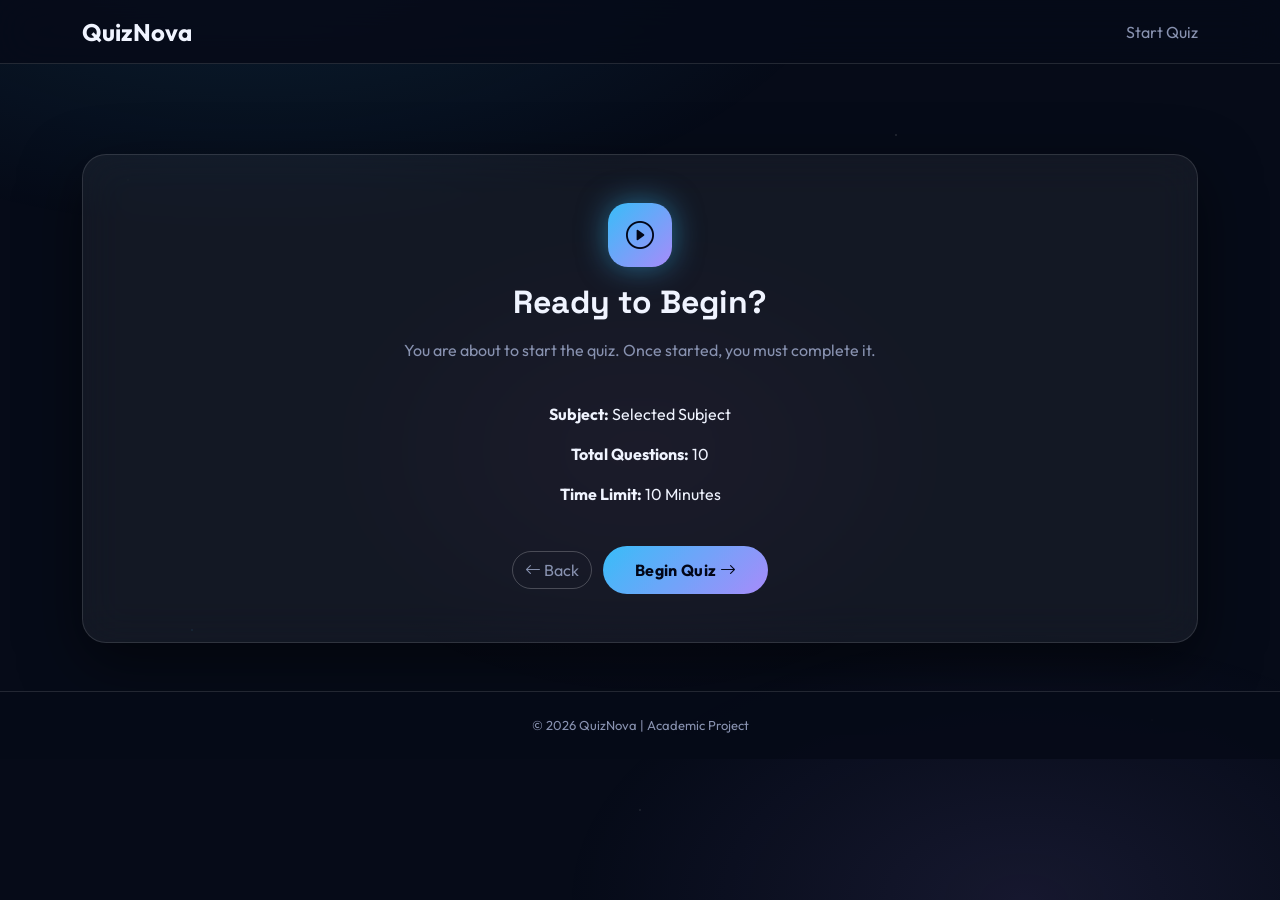
<file: QuizNova/start-quiz.html>
<!DOCTYPE html>
<html lang="en">
<head>
<meta charset="UTF-8">
<title>Start Quiz</title>

<link href="https://cdn.jsdelivr.net/npm/bootstrap@5.3.2/dist/css/bootstrap.min.css" rel="stylesheet">
<link href="https://cdn.jsdelivr.net/npm/bootstrap-icons/font/bootstrap-icons.css" rel="stylesheet">
<link rel="stylesheet" href="css/style.css">
</head>

<body>


<nav class="navbar fixed-top">
  <div class="container d-flex justify-content-between">
    <span class="fw-bold fs-4">QuizNova</span>
    <span class="text-muted">Start Quiz</span>
  </div>
</nav>
<div style="height:90px"></div>


<div class="container fade-in">
  <div class="card p-5 text-center">

    <div class="icon mb-3">
      <i class="bi bi-play-circle"></i>
    </div>

    <h2>Ready to Begin?</h2>
    <p class="text-muted mt-2">
      You are about to start the quiz. Once started, you must complete it.
    </p>

    <div class="mt-4">
      <p><strong>Subject:</strong> Selected Subject</p>
      <p><strong>Total Questions:</strong> 10</p>
      <p><strong>Time Limit:</strong> 10 Minutes</p>
    </div>

    <div class="mt-4">
      <a href="instructions.html" class="btn btn-outline-light me-2">
        <i class="bi bi-arrow-left"></i> Back
      </a>

      <a href="loader.html" class="btn btn-primary">
        Begin Quiz <i class="bi bi-arrow-right"></i>
      </a>
    </div>

  </div>
</div>


<footer class="mt-5">
  <div class="container py-4 text-center">
    © 2026 QuizNova | Academic Project
  </div>
</footer>

</body>
</html>
</file>
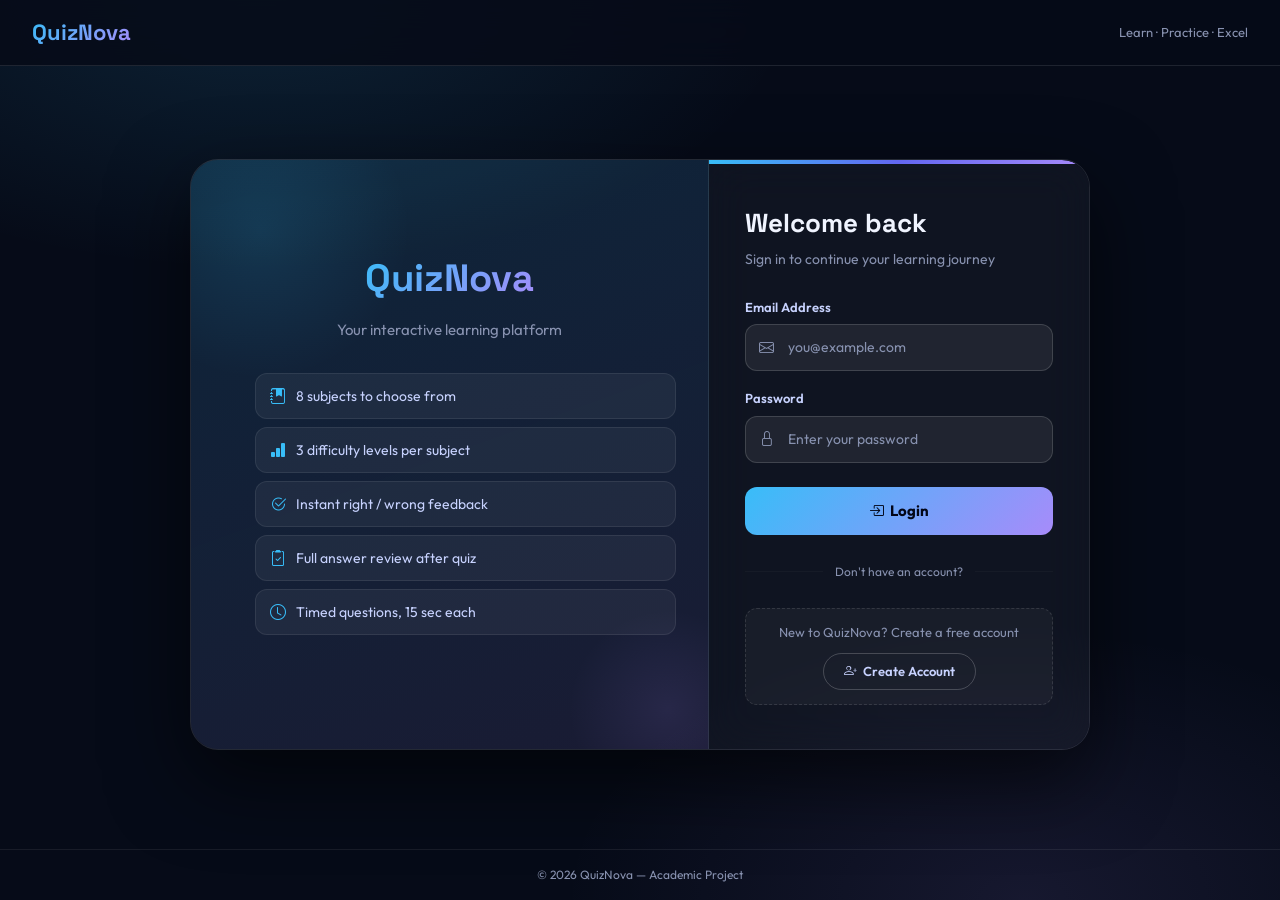
<file: QuizNova/subject.html>
<!DOCTYPE html>
<html lang="en">
<head>
<meta charset="UTF-8">
<meta name="viewport" content="width=device-width, initial-scale=1.0">
<title>Select Subject | QuizNova</title>
<link href="https://cdn.jsdelivr.net/npm/bootstrap@5.3.2/dist/css/bootstrap.min.css" rel="stylesheet">
<link href="https://cdn.jsdelivr.net/npm/bootstrap-icons/font/bootstrap-icons.css" rel="stylesheet">
<link rel="stylesheet" href="css/style.css">
<script src="https://code.jquery.com/jquery-3.7.1.min.js"></script>
<style>
  .subject-card {
    padding: 24px 14px;
    border-radius: 20px;
    background: rgba(255,255,255,0.055);
    border: 1px solid rgba(255,255,255,0.12);
    transition: all 0.3s cubic-bezier(0.34,1.56,0.64,1);
    cursor: pointer;
    height: 100%;
    text-align: center;
    position: relative;
    overflow: hidden;
  }
  .subject-card::before {
    content: '';
    position: absolute;
    inset: 0;
    background: linear-gradient(135deg, rgba(56,189,248,0.08), rgba(167,139,250,0.08));
    opacity: 0;
    transition: 0.3s;
  }
  .subject-card:hover::before { opacity: 1; }
  .subject-card:hover {
    transform: translateY(-8px) scale(1.03);
    border-color: rgba(56,189,248,0.5);
    box-shadow: 0 20px 40px rgba(56,189,248,0.15);
  }
  .subject-card.selected {
    border: 2px solid #38bdf8;
    box-shadow: 0 0 25px rgba(56,189,248,0.4);
    background: rgba(56,189,248,0.08);
  }
  .subject-icon {
    font-size: 40px;
    background: linear-gradient(135deg, #38bdf8, #a78bfa);
    -webkit-background-clip: text;
    -webkit-text-fill-color: transparent;
    background-clip: text;
    display: block;
    margin-bottom: 10px;
  }
  .subject-title { font-size: 15px; font-weight: 600; margin-bottom: 4px; }
  .subject-desc { font-size: 11px; color: #8892b0 !important; }

  /* Difficulty */
  .difficulty-section {
    background: rgba(255,255,255,0.04);
    border: 1px solid rgba(255,255,255,0.10);
    border-radius: 20px;
    padding: 28px;
    margin-top: 24px;
    display: none;
    animation: fadeIn 0.4s ease;
  }
  .diff-btn {
    padding: 14px 28px;
    border-radius: 50px;
    border: 2px solid;
    font-weight: 600;
    font-size: 15px;
    transition: all 0.3s;
    cursor: pointer;
    background: transparent;
    position: relative;
    overflow: hidden;
  }
  .diff-btn.easy {
    border-color: #22c55e;
    color: #22c55e !important;
  }
  .diff-btn.easy:hover, .diff-btn.easy.active {
    background: #22c55e;
    color: #020617 !important;
    box-shadow: 0 8px 25px rgba(34,197,94,0.4);
    transform: translateY(-3px);
  }
  .diff-btn.medium {
    border-color: #f59e0b;
    color: #f59e0b !important;
  }
  .diff-btn.medium:hover, .diff-btn.medium.active {
    background: #f59e0b;
    color: #020617 !important;
    box-shadow: 0 8px 25px rgba(245,158,11,0.4);
    transform: translateY(-3px);
  }
  .diff-btn.hard {
    border-color: #ef4444;
    color: #ef4444 !important;
  }
  .diff-btn.hard:hover, .diff-btn.hard.active {
    background: #ef4444;
    color: #fff !important;
    box-shadow: 0 8px 25px rgba(239,68,68,0.4);
    transform: translateY(-3px);
  }
  .diff-btn i { margin-right: 6px; }

  .selected-subject-badge {
    display: inline-flex; align-items: center; gap: 8px;
    background: rgba(56,189,248,0.12);
    border: 1px solid rgba(56,189,248,0.3);
    border-radius: 50px;
    padding: 6px 18px;
    font-size: 13px;
    color: #38bdf8 !important;
  }
  .diff-info {
    font-size: 12px;
    color: #8892b0 !important;
    margin-top: 6px;
  }

  /* Proceed btn hidden until diff selected */
  #proceedBtn { display: none; }

  .checkmark {
    position: absolute;
    top: 8px; right: 8px;
    width: 20px; height: 20px;
    background: #38bdf8;
    border-radius: 50%;
    display: none;
    align-items: center; justify-content: center;
    font-size: 10px;
    color: #020617 !important;
  }
  .subject-card.selected .checkmark { display: flex; }

  @keyframes fadeIn {
    from { opacity: 0; transform: translateY(12px); }
    to { opacity: 1; transform: translateY(0); }
  }

  .page-title { font-size: 2rem; font-weight: 800; margin-bottom: 4px; }
  .step-indicator {
    display: flex; gap: 8px; align-items: center; justify-content: center;
    margin-bottom: 28px;
  }
  .step { display: flex; align-items: center; gap: 6px; font-size: 13px; }
  .step-num {
    width: 26px; height: 26px; border-radius: 50%;
    display: flex; align-items: center; justify-content: center;
    font-size: 12px; font-weight: 700;
    border: 2px solid rgba(255,255,255,0.2);
    color: #8892b0 !important;
  }
  .step.active .step-num {
    background: linear-gradient(135deg, #38bdf8, #a78bfa);
    border-color: transparent;
    color: #020617 !important;
  }
  .step.done .step-num { background: #22c55e; border-color: transparent; color: #020617 !important; }
  .step-line { width: 30px; height: 2px; background: rgba(255,255,255,0.1); border-radius: 2px; }
  .step.done + .step-line { background: #22c55e; }
</style>
</head>

<body>
<nav class="navbar fixed-top">
  <div class="container d-flex justify-content-between align-items-center">
    <span class="brand">QuizNova</span>
    <div class="d-flex align-items-center gap-2">
      <span id="userEmailNav" class="text-muted" style="font-size:13px;"></span>
      <a href="welcome.html" title="Home"><i class="bi bi-house-fill"></i></a>
      <a href="about.html" title="About"><i class="bi bi-info-circle-fill"></i></a>
      <button id="logoutBtn" class="btn btn-outline-light btn-sm ms-2" style="font-size:12px;">Logout</button>
    </div>
  </div>
</nav>

<div style="height:90px"></div>

<div class="container fade-in pb-5">

  <!-- Step indicator -->
  <div class="text-center mb-4">
    <div class="page-title">Choose Your Quiz</div>
    <p class="text-muted">Pick a subject and difficulty level to begin</p>
  </div>

  <div class="step-indicator">
    <div class="step active" id="step1">
      <div class="step-num">1</div>
      <span style="font-size:13px; color: #f0f4ff;">Subject</span>
    </div>
    <div class="step-line"></div>
    <div class="step" id="step2">
      <div class="step-num">2</div>
      <span style="font-size:13px; color: #8892b0;">Difficulty</span>
    </div>
    <div class="step-line"></div>
    <div class="step" id="step3">
      <div class="step-num">3</div>
      <span style="font-size:13px; color: #8892b0;">Start</span>
    </div>
  </div>

  <!-- Subject Grid -->
  <div class="card p-4" id="subjectCard">
    <h5 class="mb-3 text-center fw-semibold">Step 1 — Select Subject</h5>
    <div class="row g-3">
      <div class="col-lg-3 col-md-4 col-6">
        <div class="subject-card" data-subject="Python">
          <div class="checkmark"><i class="bi bi-check"></i></div>
          <i class="bi bi-filetype-py subject-icon"></i>
          <div class="subject-title">Python</div>
          <div class="subject-desc">Logic • OOP • Scripting</div>
        </div>
      </div>
      <div class="col-lg-3 col-md-4 col-6">
        <div class="subject-card" data-subject="Java">
          <div class="checkmark"><i class="bi bi-check"></i></div>
          <i class="bi bi-cup-hot subject-icon"></i>
          <div class="subject-title">Java</div>
          <div class="subject-desc">JVM • OOP • Backend</div>
        </div>
      </div>
      <div class="col-lg-3 col-md-4 col-6">
        <div class="subject-card" data-subject="DBMS">
          <div class="checkmark"><i class="bi bi-check"></i></div>
          <i class="bi bi-database subject-icon"></i>
          <div class="subject-title">DBMS</div>
          <div class="subject-desc">SQL • Design • ACID</div>
        </div>
      </div>
      <div class="col-lg-3 col-md-4 col-6">
        <div class="subject-card" data-subject="DS">
          <div class="checkmark"><i class="bi bi-check"></i></div>
          <i class="bi bi-diagram-3 subject-icon"></i>
          <div class="subject-title">Data Structures</div>
          <div class="subject-desc">Trees • Graphs • Heaps</div>
        </div>
      </div>
      <div class="col-lg-3 col-md-4 col-6">
        <div class="subject-card" data-subject="C">
          <div class="checkmark"><i class="bi bi-check"></i></div>
          <i class="bi bi-code-slash subject-icon"></i>
          <div class="subject-title">C Programming</div>
          <div class="subject-desc">Pointers • Memory • Logic</div>
        </div>
      </div>
      <div class="col-lg-3 col-md-4 col-6">
        <div class="subject-card" data-subject="C++">
          <div class="checkmark"><i class="bi bi-check"></i></div>
          <i class="bi bi-braces subject-icon"></i>
          <div class="subject-title">C++</div>
          <div class="subject-desc">OOP • STL • Templates</div>
        </div>
      </div>
      <div class="col-lg-3 col-md-4 col-6">
        <div class="subject-card" data-subject="Web">
          <div class="checkmark"><i class="bi bi-check"></i></div>
          <i class="bi bi-globe subject-icon"></i>
          <div class="subject-title">Web Tech</div>
          <div class="subject-desc">HTML • CSS • JavaScript</div>
        </div>
      </div>
      <div class="col-lg-3 col-md-4 col-6">
        <div class="subject-card" data-subject="OS">
          <div class="checkmark"><i class="bi bi-check"></i></div>
          <i class="bi bi-cpu subject-icon"></i>
          <div class="subject-title">Operating System</div>
          <div class="subject-desc">Process • Memory • FS</div>
        </div>
      </div>
    </div>
  </div>

  <!-- Difficulty Section -->
  <div class="difficulty-section" id="diffSection">
    <div class="text-center mb-4">
      <h5 class="fw-semibold mb-1">Step 2 — Choose Difficulty</h5>
      <div>
        <span class="selected-subject-badge">
          <i class="bi bi-check-circle-fill"></i>
          <span id="selectedSubjectLabel">Subject</span>
        </span>
      </div>
    </div>
    <div class="d-flex justify-content-center gap-3 flex-wrap">
      <div class="text-center">
        <button class="diff-btn easy" data-diff="easy">
          <i class="bi bi-emoji-smile"></i> Easy
        </button>
        <div class="diff-info">Perfect for beginners</div>
      </div>
      <div class="text-center">
        <button class="diff-btn medium" data-diff="medium">
          <i class="bi bi-lightning-charge"></i> Medium
        </button>
        <div class="diff-info">Test your knowledge</div>
      </div>
      <div class="text-center">
        <button class="diff-btn hard" data-diff="hard">
          <i class="bi bi-fire"></i> Hard
        </button>
        <div class="diff-info">Expert level challenge</div>
      </div>
    </div>

    <div class="text-center mt-4">
      <button id="proceedBtn" class="btn btn-primary px-5 py-3" style="font-size:16px;">
        <i class="bi bi-play-circle me-2"></i> Start Quiz
      </button>
    </div>
  </div>

</div>

<footer class="mt-5">
  <div class="container py-4 text-center">
    © 2026 QuizNova
  </div>
</footer>

<script>
$(document).ready(function(){

  let user = localStorage.getItem("quizUser");
  if(!user) window.location.href = "index.html";
  $("#userEmailNav").text(user);

  let selectedSubject = null;
  let selectedDiff = null;

  // Logout
  $("#logoutBtn").click(function(){
    localStorage.clear();
    window.location.href = "index.html";
  });

  // Subject click
  $(".subject-card").click(function(){
    $(".subject-card").removeClass("selected");
    $(this).addClass("selected");
    selectedSubject = $(this).data("subject");

    // Update steps
    $("#step1").removeClass("active").addClass("done");
    $("#step2").addClass("active");

    // Update and show difficulty
    $("#selectedSubjectLabel").text(selectedSubject);
    $("#diffSection").slideDown(350);

    // Scroll to difficulty
    $("html,body").animate({ scrollTop: $("#diffSection").offset().top - 100 }, 500);
  });

  // Difficulty click
  $(".diff-btn").click(function(){
    $(".diff-btn").removeClass("active");
    $(this).addClass("active");
    selectedDiff = $(this).data("diff");

    $("#step2").removeClass("active").addClass("done");
    $("#step3").addClass("active");

    $("#proceedBtn").fadeIn(300);
  });

  // Start quiz
  $("#proceedBtn").click(function(){
    if(!selectedSubject || !selectedDiff) return;
    localStorage.setItem("quizSubject", selectedSubject);
    localStorage.setItem("quizDifficulty", selectedDiff);
    $("body").fadeOut(400, function(){
      window.location.href = "instructions.html";
    });
  });

});
</script>
</body>
</html>
</file>
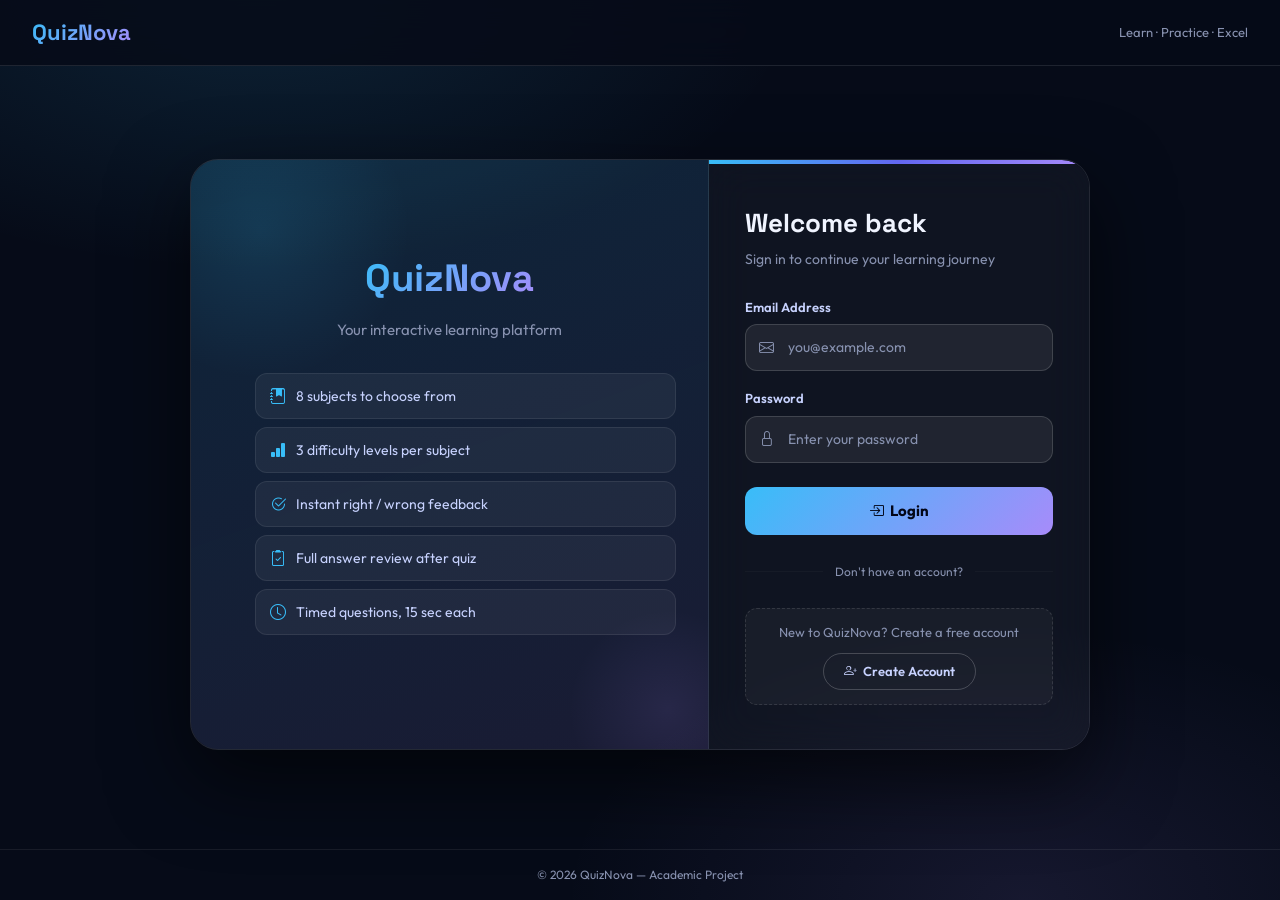
<file: QuizNova/welcome.html>
<!DOCTYPE html>
<html lang="en">
<head>
<meta charset="UTF-8">
<meta name="viewport" content="width=device-width, initial-scale=1.0">
<title>Welcome | QuizNova</title>
<link href="https://cdn.jsdelivr.net/npm/bootstrap@5.3.2/dist/css/bootstrap.min.css" rel="stylesheet">
<link href="https://cdn.jsdelivr.net/npm/bootstrap-icons/font/bootstrap-icons.css" rel="stylesheet">
<link rel="stylesheet" href="css/style.css">
<script src="https://code.jquery.com/jquery-3.7.1.min.js"></script>
<style>
  .center-container {
    min-height: calc(100vh - 140px);
    display: flex; align-items: center; justify-content: center;
  }
  .welcome-card {
    text-align: center; max-width: 560px; width: 100%;
    padding: 50px 40px;
    position: relative; overflow: hidden;
  }
  .welcome-card::before {
    content:''; position:absolute; top:0; left:0;
    width:100%; height:4px;
    background: linear-gradient(90deg, #38bdf8, #6366f1, #a78bfa);
  }
  .greeting {
    font-size: 2.2rem; font-weight: 800; line-height: 1.2; margin-bottom: 12px;
  }
  .greeting .name-highlight {
    background: linear-gradient(135deg, #38bdf8, #a78bfa);
    -webkit-background-clip: text; -webkit-text-fill-color: transparent;
    background-clip: text;
  }
  .welcome-sub { font-size: 15px; color: #8892b0 !important; margin-bottom: 32px; }

  .feature-pills {
    display: flex; justify-content: center; gap: 10px; flex-wrap: wrap;
    margin-bottom: 32px;
  }
  .fpill {
    display: flex; align-items: center; gap: 6px;
    background: rgba(255,255,255,0.05);
    border: 1px solid rgba(255,255,255,0.10);
    border-radius: 50px; padding: 6px 14px;
    font-size: 12px; color: #8892b0 !important;
  }
  .fpill i { color: #38bdf8 !important; font-size: 13px; }

  .quick-stats {
    display: flex; gap: 12px; margin-bottom: 28px; flex-wrap: wrap; justify-content: center;
  }
  .qstat {
    flex: 1; min-width: 90px;
    background: rgba(255,255,255,0.04);
    border: 1px solid rgba(255,255,255,0.08);
    border-radius: 14px; padding: 14px 10px;
    text-align: center;
  }
  .qstat .val { font-size: 22px; font-weight: 800; font-family: 'Space Grotesk',sans-serif; }
  .qstat .lbl { font-size: 11px; color: #8892b0 !important; margin-top: 2px; }

  .wave { display: inline-block; animation: wave 2s infinite; }
  @keyframes wave { 0%,100%{transform:rotate(0)} 50%{transform:rotate(20deg)} }
</style>
</head>
<body>

<nav class="navbar fixed-top d-flex justify-content-between align-items-center px-4">
  <span class="brand">QuizNova</span>
  <div class="d-flex align-items-center gap-3">
    <span id="userEmail" class="text-muted" style="font-size:12px; display:none;" id="userEmailDisplay"></span>
    <a href="subject.html" title="Subjects"><i class="bi bi-journal-bookmark-fill"></i></a>
    <a href="about.html" title="About"><i class="bi bi-info-circle-fill"></i></a>
    <button id="logoutBtn" class="btn btn-outline-light btn-sm" style="font-size:12px;">Logout</button>
  </div>
</nav>

<div style="height:90px"></div>

<div class="container center-container fade-in">
  <div class="card welcome-card">

    <div style="font-size:48px; margin-bottom:12px;">🎓</div>

    <div class="greeting">
      Welcome back, <br>
      <span class="name-highlight" id="username">Student</span>
      <span class="wave">👋</span>
    </div>

    <p class="welcome-sub">Ready to test your knowledge? Pick a subject and challenge yourself!</p>

    <div class="feature-pills">
      <div class="fpill"><i class="bi bi-lightning-charge-fill"></i> Instant Feedback</div>
      <div class="fpill"><i class="bi bi-bar-chart-fill"></i> Track Progress</div>
      <div class="fpill"><i class="bi bi-fire"></i> 3 Difficulty Levels</div>
      <div class="fpill"><i class="bi bi-book-fill"></i> 8 Subjects</div>
    </div>

    <div class="quick-stats">
      <div class="qstat">
        <div class="val" id="statAttempts" style="color:#38bdf8 !important;">0</div>
        <div class="lbl">Quizzes Taken</div>
      </div>
      <div class="qstat">
        <div class="val" id="statBestScore" style="color:#22c55e !important;">-</div>
        <div class="lbl">Best Score</div>
      </div>
      <div class="qstat">
        <div class="val" style="color:#a78bfa !important;">8</div>
        <div class="lbl">Subjects</div>
      </div>
    </div>

    <a href="subject.html" class="btn btn-primary btn-lg w-100" style="font-size:16px;">
      <i class="bi bi-play-circle me-2"></i>Choose Subject & Play
    </a>

  </div>
</div>

<footer class="mt-5 text-center">
  <div class="container py-4">© 2026 QuizNova</div>
</footer>

<script>
$(document).ready(function(){
  var user = localStorage.getItem("quizUser");
  if(!user){ window.location.href = "index.html"; return; }

  var name = user.split("@")[0];
  $("#username").text(name.charAt(0).toUpperCase() + name.slice(1));
  $("#userEmail").text(user).show();

  var attempts = parseInt(localStorage.getItem("quizAttempts") || 0);
  var bestScore = localStorage.getItem("quizBestScore");
  $("#statAttempts").text(attempts);
  $("#statBestScore").text(bestScore ? bestScore + "/10" : "—");

  $(".welcome-card").hide().fadeIn(700);

  $("#logoutBtn").click(function(){
    localStorage.clear();
    $("body").fadeOut(400, function(){ window.location.href = "index.html"; });
  });
});
</script>
</body>
</html>
</file>
<file: QuizNova/css/style.css>
@import url('https://fonts.googleapis.com/css2?family=Space+Grotesk:wght@300;400;500;600;700&family=Outfit:wght@300;400;500;600;700;800&display=swap');

:root {
  --bg1: #060b18;
  --bg2: #0a1128;
  --glass: rgba(255,255,255,0.06);
  --glass2: rgba(255,255,255,0.10);
  --border: rgba(255,255,255,0.12);
  --border2: rgba(255,255,255,0.22);
  --primary: #38bdf8;
  --secondary: #a78bfa;
  --accent: #f472b6;
  --success: #22c55e;
  --danger: #ef4444;
  --text: #f0f4ff;
  --muted: #8892b0;
  --card-bg: rgba(255,255,255,0.055);
}

*, *::before, *::after { box-sizing: border-box; margin: 0; padding: 0; }

html, body {
  background: var(--bg1);
  font-family: 'Outfit', sans-serif;
  color: var(--text);
  min-height: 100vh;
  overflow-x: hidden;
}

/* Mesh background */
body::before {
  content: '';
  position: fixed;
  inset: 0;
  background:
    radial-gradient(ellipse 80% 60% at 20% -10%, rgba(56,189,248,0.12) 0%, transparent 60%),
    radial-gradient(ellipse 60% 50% at 80% 100%, rgba(167,139,250,0.10) 0%, transparent 60%),
    radial-gradient(ellipse 40% 40% at 50% 50%, rgba(244,114,182,0.04) 0%, transparent 70%);
  pointer-events: none;
  z-index: 0;
}

/* Starfield dots */
body::after {
  content: '';
  position: fixed;
  inset: 0;
  background-image:
    radial-gradient(1px 1px at 10% 20%, rgba(255,255,255,0.4) 0%, transparent 100%),
    radial-gradient(1px 1px at 30% 60%, rgba(255,255,255,0.3) 0%, transparent 100%),
    radial-gradient(1px 1px at 70% 15%, rgba(255,255,255,0.35) 0%, transparent 100%),
    radial-gradient(1px 1px at 90% 80%, rgba(255,255,255,0.3) 0%, transparent 100%),
    radial-gradient(1px 1px at 50% 90%, rgba(255,255,255,0.25) 0%, transparent 100%),
    radial-gradient(1.5px 1.5px at 15% 70%, rgba(56,189,248,0.5) 0%, transparent 100%),
    radial-gradient(1.5px 1.5px at 85% 40%, rgba(167,139,250,0.5) 0%, transparent 100%);
  pointer-events: none;
  z-index: 0;
}

/* Ensure content sits above pseudo-elements */
.navbar, .container, footer, body > * {
  position: relative;
  z-index: 1;
}

/* Typography */
h1,h2,h3,h4,h5,h6 {
  font-family: 'Space Grotesk', sans-serif;
  color: var(--text);
  font-weight: 700;
}
p, span, label, li, small, strong, a, div { color: var(--text); }
.text-muted { color: var(--muted) !important; }

/* Navbar */
.navbar {
  background: rgba(6,11,24,0.88);
  backdrop-filter: blur(20px);
  -webkit-backdrop-filter: blur(20px);
  border-bottom: 1px solid var(--border);
  padding: 0.85rem 2rem;
}
.navbar .brand {
  font-family: 'Space Grotesk', sans-serif;
  font-size: 1.5rem;
  font-weight: 800;
  background: linear-gradient(135deg, var(--primary), var(--secondary));
  -webkit-background-clip: text;
  -webkit-text-fill-color: transparent;
  background-clip: text;
  letter-spacing: -0.5px;
}
.navbar a, .navbar-link {
  color: var(--muted) !important;
  font-size: 1.3rem;
  margin-left: 1.2rem;
  transition: 0.3s;
  text-decoration: none;
}
.navbar a:hover, .navbar-link:hover {
  color: var(--primary) !important;
  filter: drop-shadow(0 0 6px var(--primary));
}
.navbar a i, .navbar-link i {
  color: inherit !important;
}

/* Card */
.card {
  background: var(--card-bg);
  backdrop-filter: blur(20px);
  -webkit-backdrop-filter: blur(20px);
  border-radius: 24px;
  border: 1px solid var(--border);
  box-shadow: 0 20px 60px rgba(0,0,0,0.5);
}

/* Forms */
.form-control, .form-select {
  background: rgba(255,255,255,0.07) !important;
  border: 1px solid var(--border2) !important;
  color: var(--text) !important;
  border-radius: 12px !important;
  padding: 12px 16px !important;
  font-family: 'Outfit', sans-serif;
  transition: 0.3s;
}
.form-control:focus {
  background: rgba(255,255,255,0.11) !important;
  border-color: var(--primary) !important;
  box-shadow: 0 0 0 3px rgba(56,189,248,0.2) !important;
  color: var(--text) !important;
}
::placeholder { color: var(--muted) !important; opacity: 1; }

/* Buttons */
.btn-primary {
  background: linear-gradient(135deg, var(--primary), var(--secondary));
  border: none;
  color: #020617 !important;
  font-weight: 700;
  padding: 12px 32px;
  border-radius: 50px;
  transition: 0.3s;
  font-family: 'Outfit', sans-serif;
  letter-spacing: 0.3px;
}
.btn-primary:hover {
  transform: translateY(-2px);
  box-shadow: 0 12px 35px rgba(56,189,248,0.45);
  filter: brightness(1.1);
}
.btn-outline-light {
  border: 1px solid var(--border2);
  color: var(--muted) !important;
  border-radius: 50px;
  background: transparent;
  transition: 0.3s;
  font-family: 'Outfit', sans-serif;
}
.btn-outline-light:hover {
  background: rgba(167,139,250,0.15);
  border-color: var(--secondary);
  color: var(--text) !important;
  transform: translateY(-2px);
  box-shadow: 0 8px 25px rgba(167,139,250,0.3);
}

/* Icon circle */
.icon {
  width: 64px; height: 64px;
  background: linear-gradient(135deg, var(--primary), var(--secondary));
  border-radius: 20px;
  display: flex; align-items: center; justify-content: center;
  font-size: 28px;
  color: #020617 !important;
  margin: auto;
  box-shadow: 0 0 30px rgba(56,189,248,0.5);
}
.icon i { color: #020617 !important; }

/* Footer */
footer {
  background: rgba(6,11,24,0.9);
  border-top: 1px solid var(--border);
  font-size: 13px;
  color: var(--muted) !important;
}
footer * { color: var(--muted) !important; }

/* Animations */
.fade-in { animation: fadeIn 0.7s ease both; }
@keyframes fadeIn {
  from { opacity: 0; transform: translateY(20px); }
  to { opacity: 1; transform: translateY(0); }
}
.fade-soft { animation: fadeIn 0.5s ease both; }

/* Options */
.option {
  display: flex; align-items: center;
  padding: 14px 18px;
  border-radius: 14px;
  border: 1px solid var(--border2);
  background: rgba(255,255,255,0.04);
  cursor: pointer;
  transition: all 0.25s ease;
  margin-bottom: 10px;
  gap: 12px;
}
.option:hover { background: rgba(56,189,248,0.08); transform: translateX(4px); border-color: var(--primary); }
.option input { display: none; }

.option.correct {
  border: 2px solid var(--success) !important;
  background: rgba(34,197,94,0.12) !important;
  box-shadow: 0 0 16px rgba(34,197,94,0.3);
  animation: correctPulse 0.4s ease;
}
.option.wrong {
  border: 2px solid var(--danger) !important;
  background: rgba(239,68,68,0.12) !important;
  box-shadow: 0 0 16px rgba(239,68,68,0.3);
  animation: wrongShake 0.4s ease;
}

@keyframes correctPulse {
  0% { transform: scale(1); }
  50% { transform: scale(1.02); }
  100% { transform: scale(1); }
}
@keyframes wrongShake {
  0%,100% { transform: translateX(0); }
  25% { transform: translateX(-6px); }
  75% { transform: translateX(6px); }
}

/* Profile */
.avatar-circle {
  width: 80px; height: 80px; margin: auto;
  border-radius: 50%;
  display: flex; align-items: center; justify-content: center;
  font-size: 32px;
  background: linear-gradient(135deg, rgba(56,189,248,0.2), rgba(167,139,250,0.2));
  border: 2px solid rgba(56,189,248,0.3);
}
.soft-divider { border-color: var(--border); }
.label-title { font-size: 11px; text-transform: uppercase; letter-spacing: 1px; color: var(--muted); }
.stat-minimal { padding: 14px; border-radius: 14px; background: rgba(255,255,255,0.04); border: 1px solid var(--border); }

/* Input group */
.input-group-text {
  background: rgba(255,255,255,0.07) !important;
  border: 1px solid var(--border2) !important;
  color: var(--primary) !important;
}
.input-group-text i { color: var(--primary) !important; }

/* Scrollbar */
::-webkit-scrollbar { width: 6px; }
::-webkit-scrollbar-track { background: transparent; }
::-webkit-scrollbar-thumb { background: rgba(56,189,248,0.3); border-radius: 3px; }
</file>
